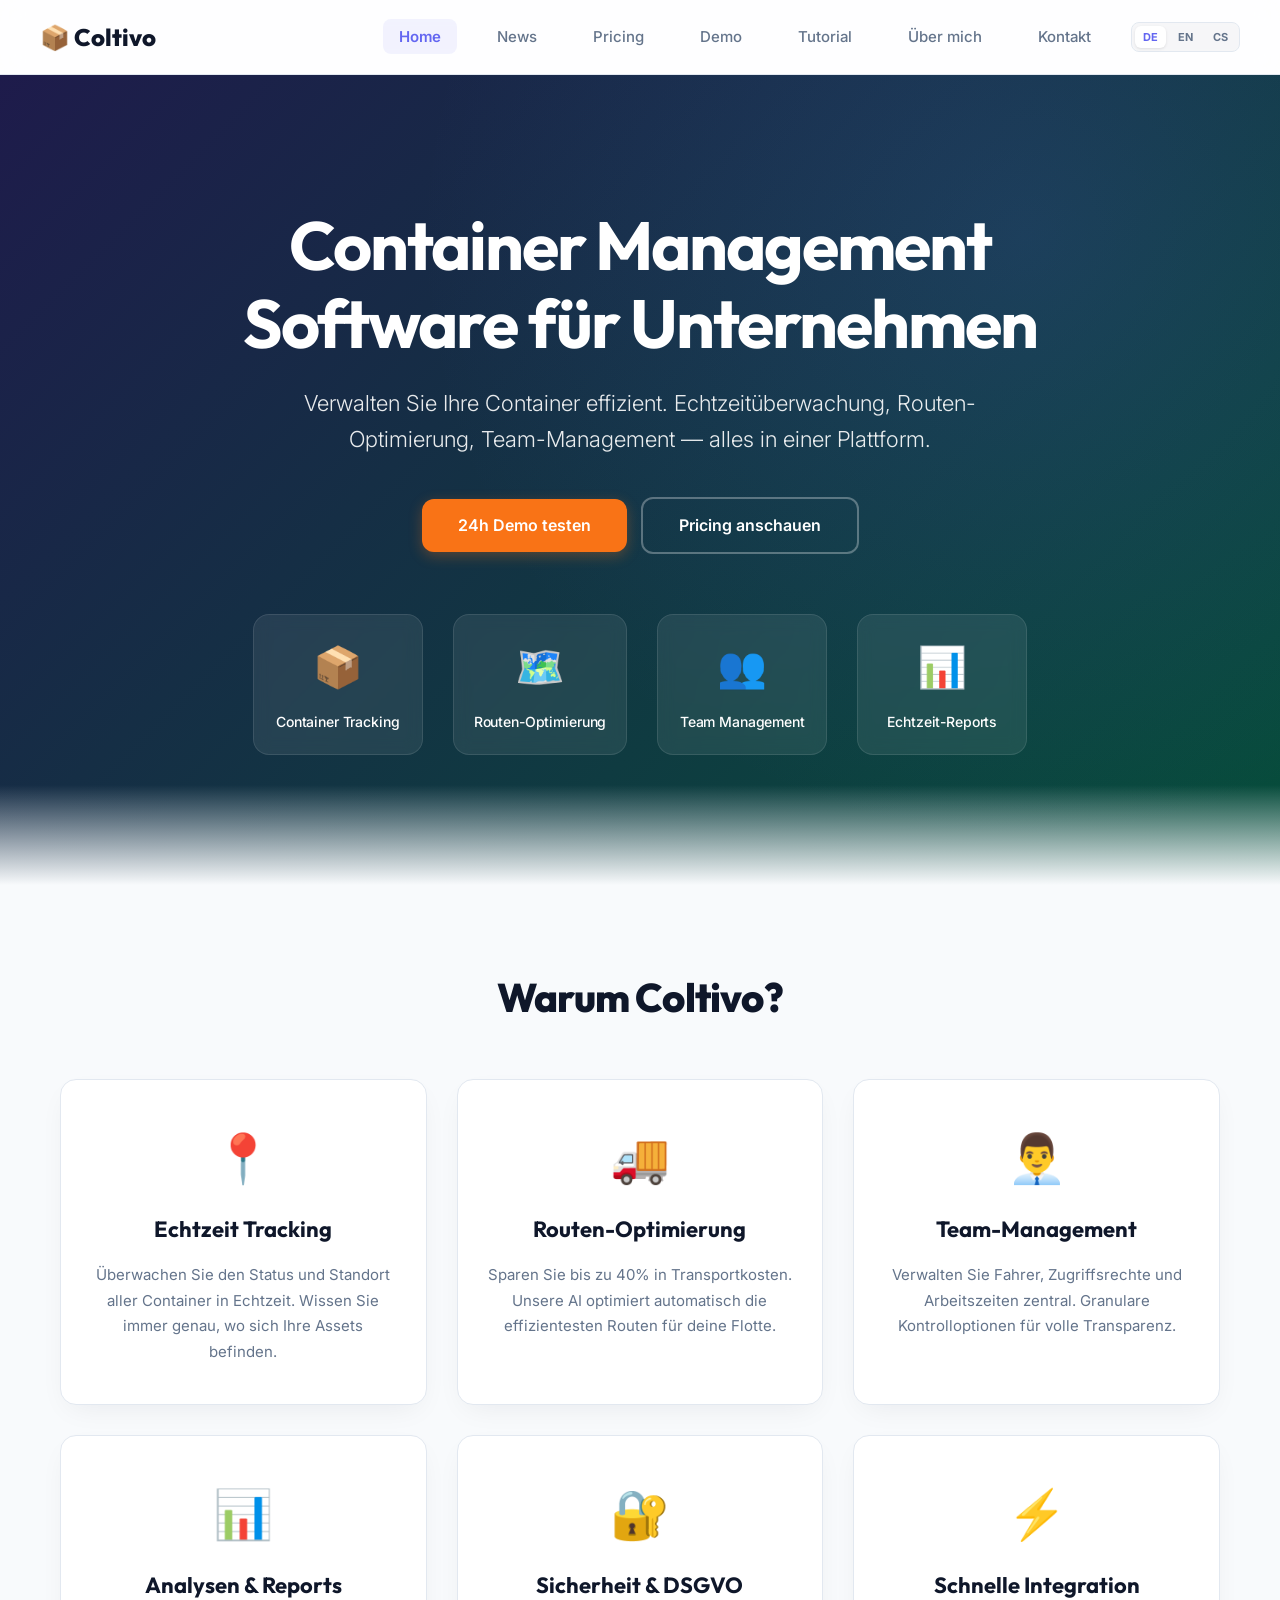
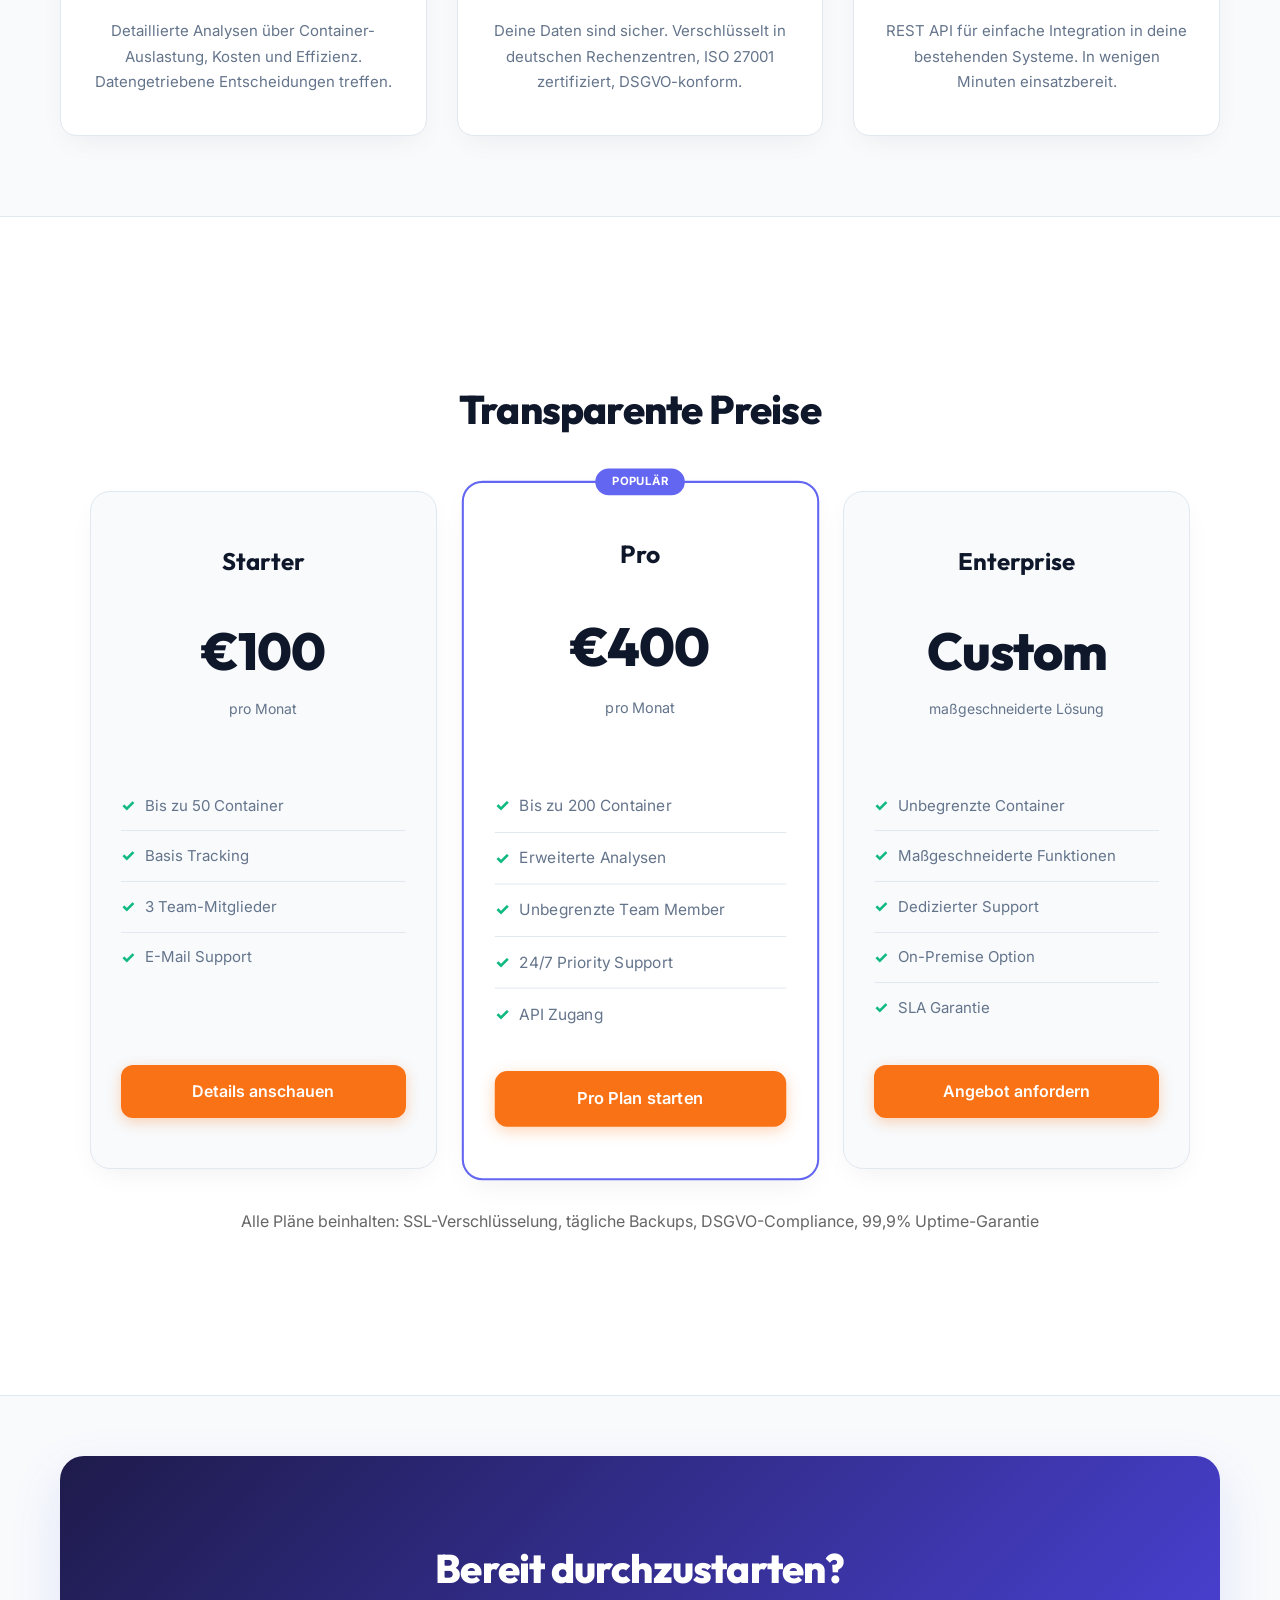
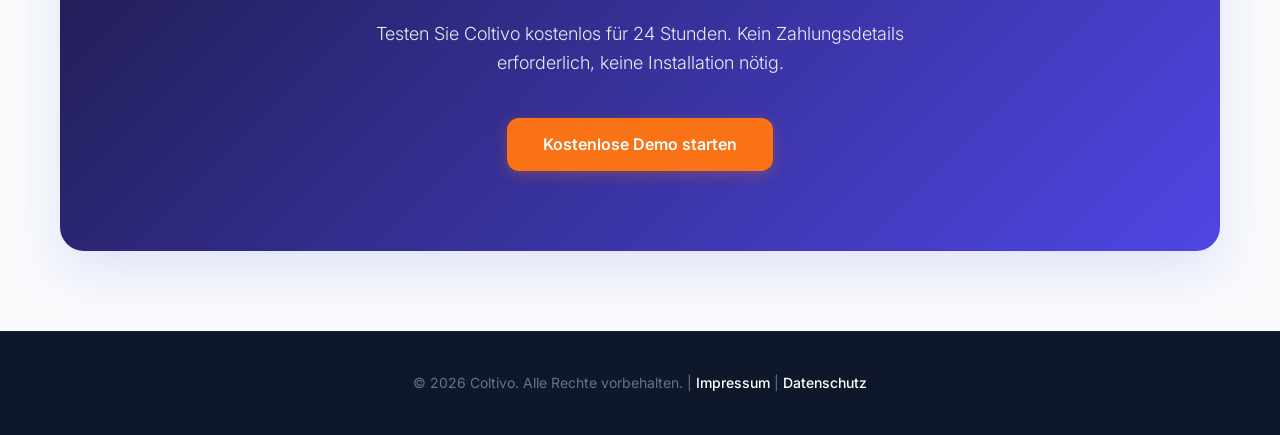
<file: index.html>
<!DOCTYPE html>
<html lang="de">
<head>
    <meta charset="UTF-8">
    <meta name="viewport" content="width=device-width, initial-scale=1.0">
    <title>Coltivo - Container Management Software</title>
    <meta name="description" content="Verwalten Sie Ihre Container effizient. Echtzeitüberwachung, Routen-Optimierung, Team-Management — alles in einer Plattform.">
    <!-- Open Graph -->
    <meta property="og:type" content="website">
    <meta property="og:url" content="https://www.coltivo.de/">
    <meta property="og:title" content="Coltivo - Container Management Software">
    <meta property="og:description" content="Verwalten Sie Ihre Container effizient. Echtzeitüberwachung, Routen-Optimierung, Team-Management — alles in einer Plattform.">
    <!-- Favicon -->
    <link rel="icon" href="data:image/svg+xml,<svg xmlns=%22http://www.w3.org/2000/svg%22 viewBox=%220 0 100 100%22><text y=%22.9em%22 font-size=%2290%22>📦</text></svg>">
    <link rel="stylesheet" href="styles.css">
    <script src="translations.js"></script>
    <style>
        .hero {
            min-height: 90vh;
            display: flex;
            align-items: center;
            justify-content: center;
            background: radial-gradient(circle at 80% 20%, rgba(99, 102, 241, 0.15) 0%, transparent 50%), 
                        linear-gradient(135deg, var(--dark-indigo) 0%, #064e3b 100%);
            color: white;
            padding: 80px 20px;
            text-align: center;
            position: relative;
        }

        .hero::before {
            content: '';
            position: absolute;
            bottom: 0;
            left: 0;
            right: 0;
            height: 100px;
            background: linear-gradient(to top, var(--light), transparent);
            pointer-events: none;
        }

        .hero-content {
            max-width: 900px;
            animation: fadeIn 0.8s cubic-bezier(0.16, 1, 0.3, 1);
        }

        .hero h1 {
            font-size: clamp(36px, 7vw, 68px);
            margin-bottom: 24px;
            line-height: 1.15;
            letter-spacing: -0.03em;
        }

        .hero p {
            font-size: clamp(16px, 3.5vw, 22px);
            margin-bottom: 40px;
            opacity: 0.9;
            font-weight: 300;
            max-width: 750px;
            margin-left: auto;
            margin-right: auto;
        }

        .hero-icons {
            display: flex;
            justify-content: center;
            gap: 30px;
            margin-top: 60px;
            flex-wrap: wrap;
        }

        .icon-box {
            display: flex;
            flex-direction: column;
            align-items: center;
            gap: 12px;
            color: white;
            background: rgba(255, 255, 255, 0.08);
            border: 1px solid rgba(255, 255, 255, 0.1);
            padding: 20px;
            border-radius: 16px;
            min-width: 170px;
            backdrop-filter: blur(8px);
            -webkit-backdrop-filter: blur(8px);
            transition: all 0.25s ease;
        }

        .icon-box:hover {
            background: rgba(255, 255, 255, 0.12);
            transform: translateY(-4px);
        }

        .icon {
            font-size: 40px;
        }
        
        .icon-box span:not(.icon) {
            font-size: 14px;
            font-weight: 500;
            letter-spacing: -0.01em;
        }

        .features {
            display: grid;
            grid-template-columns: repeat(auto-fit, minmax(320px, 1fr));
            gap: 30px;
            margin-top: 50px;
        }

        .feature-card {
            background: white;
            padding: 40px 30px;
            border-radius: 16px;
            text-align: center;
            box-shadow: var(--card-shadow);
            border: 1px solid var(--border);
            transition: all 0.3s cubic-bezier(0.16, 1, 0.3, 1);
        }

        .feature-card:hover {
            transform: translateY(-6px);
            box-shadow: var(--hover-shadow);
            border-color: rgba(99, 102, 241, 0.2);
        }

        .feature-card h3 {
            color: var(--dark);
            font-size: 22px;
            margin-bottom: 15px;
        }

        .feature-card p {
            color: var(--text-muted);
            font-size: 15px;
            line-height: 1.7;
        }

        .pricing-preview {
            background: white;
            border-top: 1px solid var(--border);
            border-bottom: 1px solid var(--border);
            padding: 80px 20px;
            position: relative;
        }

        .pricing-cards {
            display: flex;
            justify-content: center;
            gap: 30px;
            max-width: 1100px;
            margin: 50px auto 40px;
            flex-wrap: wrap;
            align-items: stretch;
        }

        .pricing-card {
            background: var(--light);
            padding: 50px 30px;
            border-radius: 20px;
            box-shadow: var(--card-shadow);
            text-align: center;
            border: 1px solid var(--border);
            transition: all 0.3s cubic-bezier(0.16, 1, 0.3, 1);
            flex: 1 1 300px;
            max-width: 350px;
            display: flex;
            flex-direction: column;
        }

        .pricing-card:hover {
            transform: translateY(-6px);
            box-shadow: var(--hover-shadow);
        }

        .pricing-card.featured {
            border: 2px solid var(--secondary);
            background: white;
            transform: scale(1.03);
            position: relative;
        }

        .pricing-card.featured:hover {
            transform: scale(1.03) translateY(-6px);
        }

        .pricing-card.featured::before {
            content: 'POPULÄR';
            position: absolute;
            top: -14px;
            left: 50%;
            transform: translateX(-50%);
            background: var(--secondary);
            color: white;
            padding: 4px 16px;
            border-radius: 50px;
            font-size: 11px;
            font-weight: 700;
            letter-spacing: 0.05em;
        }

        .pricing-card h3 {
            color: var(--dark);
            font-size: 24px;
            margin-bottom: 10px;
        }

        .price {
            font-size: 52px;
            font-weight: 800;
            color: var(--dark);
            margin: 20px 0 5px;
            font-family: var(--font-headings);
            letter-spacing: -0.02em;
        }

        .price-subtitle {
            color: var(--text-muted);
            font-size: 14px;
            margin-bottom: 30px;
        }

        .pricing-card ul {
            list-style: none;
            text-align: left;
            margin: 30px 0;
            color: var(--text-muted);
            font-size: 15px;
            flex-grow: 1;
        }

        .pricing-card li {
            padding: 12px 0;
            border-bottom: 1px solid var(--border);
            display: flex;
            align-items: center;
            gap: 10px;
        }
        
        .pricing-card li:last-child {
            border-bottom: none;
        }

        .pricing-card li::before {
            content: "✓";
            color: var(--primary);
            font-weight: 800;
            font-size: 16px;
        }

        .pricing-card .btn {
            width: 100%;
            margin-top: auto;
        }

        .cta-section {
            background: linear-gradient(135deg, var(--dark-indigo), var(--secondary-hover));
            color: white;
            padding: 80px 20px;
            text-align: center;
            border-radius: 24px;
            max-width: 1160px;
            margin: 60px auto;
            position: relative;
            overflow: hidden;
            box-shadow: 0 20px 50px rgba(99, 102, 241, 0.15);
        }

        .cta-section h2 {
            font-size: 40px;
            font-weight: 800;
            margin-bottom: 20px;
            letter-spacing: -0.02em;
        }

        .cta-section p {
            font-size: 18px;
            margin-bottom: 40px;
            max-width: 600px;
            margin-left: auto;
            margin-right: auto;
            opacity: 0.9;
            font-weight: 300;
        }

        @media (max-width: 768px) {
            .pricing-card.featured {
                transform: none;
            }
            .pricing-card.featured:hover {
                transform: translateY(-6px);
            }
            .pricing-cards {
                flex-direction: column;
                align-items: center;
            }
            .pricing-card {
                max-width: 100%;
                width: 100%;
            }
        }
    </style>
</head>
<body>
    <!-- NAVIGATION -->
    <nav>
        <div class="nav-container">
            <a href="index.html" class="logo">📦 Coltivo</a>
            <ul class="nav-links">
                <li><a href="index.html" class="active">Home</a></li>
                <li><a href="news.html">News</a></li>
                <li><a href="calculator.html">Pricing</a></li>
                <li><a href="demo.html">Demo</a></li>
                <li><a href="video.html">Tutorial</a></li>
                <li><a href="about.html" data-i18n="nav_about">Über mich</a></li>
                <li><a href="contact.html" data-i18n="nav_contact">Kontakt</a></li>
                <li>
                    <div class="lang-switcher">
                        <button class="lang-btn" data-lang="de" onclick="setLang('de')">DE</button>
                        <span class="lang-sep">|</span>
                        <button class="lang-btn" data-lang="en" onclick="setLang('en')">EN</button>
                        <span class="lang-sep">|</span>
                        <button class="lang-btn" data-lang="cs" onclick="setLang('cs')">CS</button>
                    </div>
                </li>
            </ul>
        </div>
    </nav>

    <!-- HERO SECTION -->
    <section class="hero">
        <div class="hero-content">
            <h1 data-i18n="home_hero_title">Container Management Software für Unternehmen</h1>
            <p data-i18n="home_hero_sub">Verwalten Sie Ihre Container effizient. Echtzeitüberwachung, Routen-Optimierung, Team-Management — alles in einer Plattform.</p>

            <a href="demo.html" class="btn" data-i18n="home_btn_demo">24h Demo testen</a>
            <a href="calculator.html" class="btn btn-secondary" data-i18n="home_btn_pricing">Pricing anschauen</a>

            <div class="hero-icons">
                <div class="icon-box">
                    <span class="icon">📦</span>
                    <span data-i18n="home_icon_tracking">Container Tracking</span>
                </div>
                <div class="icon-box">
                    <span class="icon">🗺️</span>
                    <span data-i18n="home_icon_routing">Routen-Optimierung</span>
                </div>
                <div class="icon-box">
                    <span class="icon">👥</span>
                    <span data-i18n="home_icon_team">Team Management</span>
                </div>
                <div class="icon-box">
                    <span class="icon">📊</span>
                    <span data-i18n="home_icon_reports">Echtzeit-Reports</span>
                </div>
            </div>
        </div>
    </section>

    <!-- FEATURES SECTION -->
    <div class="container">
        <h2 class="section-title" data-i18n="home_features_title">Warum Coltivo?</h2>

        <div class="features">
            <div class="feature-card">
                <div style="font-size: 48px; margin-bottom: 15px;">📍</div>
                <h3 data-i18n="home_feat1_title">Echtzeit Tracking</h3>
                <p data-i18n="home_feat1_desc">Überwachen Sie den Status und Standort aller Container in Echtzeit. Wissen Sie immer genau, wo sich Ihre Assets befinden.</p>
            </div>

            <div class="feature-card">
                <div style="font-size: 48px; margin-bottom: 15px;">🚚</div>
                <h3 data-i18n="home_feat2_title">Route Optimization</h3>
                <p data-i18n="home_feat2_desc">Sparen Sie bis zu 40% in Transportkosten. Unsere AI optimiert automatisch die effizientesten Routen für deine Flotte.</p>
            </div>

            <div class="feature-card">
                <div style="font-size: 48px; margin-bottom: 15px;">👨‍💼</div>
                <h3 data-i18n="home_feat3_title">Team Management</h3>
                <p data-i18n="home_feat3_desc">Verwalten Sie Fahrer, Zugriffsrechte und Arbeitszeiten zentral. Granulare Kontrolloptionen für volle Transparenz.</p>
            </div>

            <div class="feature-card">
                <div style="font-size: 48px; margin-bottom: 15px;">📊</div>
                <h3 data-i18n="home_feat4_title">Analytics & Reports</h3>
                <p data-i18n="home_feat4_desc">Detaillierte Analysen über Container-Auslastung, Kosten und Effizienz. Datengetriebene Entscheidungen treffen.</p>
            </div>

            <div class="feature-card">
                <div style="font-size: 48px; margin-bottom: 15px;">🔐</div>
                <h3 data-i18n="home_feat5_title">Sicherheit & DSGVO</h3>
                <p data-i18n="home_feat5_desc">Deine Daten sind sicher. Verschlüsselt in deutschen Rechenzentren, ISO 27001 zertifiziert, DSGVO-konform.</p>
            </div>

            <div class="feature-card">
                <div style="font-size: 48px; margin-bottom: 15px;">⚡</div>
                <h3 data-i18n="home_feat6_title">Schnelle Integration</h3>
                <p data-i18n="home_feat6_desc">REST API für einfache Integration in deine bestehenden Systeme. In wenigen Minuten einsatzbereit.</p>
            </div>
        </div>
    </div>

    <!-- PRICING PREVIEW -->
    <div class="pricing-preview">
        <div class="container">
            <h2 class="section-title" data-i18n="home_pricing_title">Transparente Preise</h2>

            <div class="pricing-cards">
                <div class="pricing-card">
                    <h3>Starter</h3>
                    <div class="price">€100</div>
                    <div class="price-subtitle" data-i18n="home_per_month">pro Monat</div>
                    <ul>
                        <li data-i18n="home_starter_li1">Bis zu 50 Container</li>
                        <li data-i18n="home_starter_li2">Basis Tracking</li>
                        <li data-i18n="home_starter_li3">3 Team Member</li>
                        <li data-i18n="home_starter_li4">Email Support</li>
                    </ul>
                    <a href="calculator.html" class="btn" data-i18n="home_starter_btn">Details anschauen</a>
                </div>

                <div class="pricing-card featured">
                    <h3>Pro</h3>
                    <div class="price">€400</div>
                    <div class="price-subtitle" data-i18n="home_per_month">pro Monat</div>
                    <ul>
                        <li data-i18n="home_pro_li1">Bis zu 200 Container</li>
                        <li data-i18n="home_pro_li2">Advanced Analytics</li>
                        <li data-i18n="home_pro_li3">Unbegrenzte Team Member</li>
                        <li data-i18n="home_pro_li4">24/7 Priority Support</li>
                        <li data-i18n="home_pro_li5">API Access</li>
                    </ul>
                    <a href="calculator.html" class="btn" data-i18n="home_pro_btn">Pro Plan starten</a>
                </div>

                <div class="pricing-card">
                    <h3>Enterprise</h3>
                    <div class="price">Custom</div>
                    <div class="price-subtitle" data-i18n="home_custom_sol">maßgeschneiderte Lösung</div>
                    <ul>
                        <li data-i18n="home_ent_li1">Unbegrenzte Container</li>
                        <li data-i18n="home_ent_li2">Custom Features</li>
                        <li data-i18n="home_ent_li3">Dedizierter Support</li>
                        <li data-i18n="home_ent_li4">On-Premise Option</li>
                        <li data-i18n="home_ent_li5">SLA Garantie</li>
                    </ul>
                    <a href="contact.html" class="btn" data-i18n="home_ent_btn">Angebot anfordern</a>
                </div>
            </div>

            <p style="text-align: center; color: #666; margin-top: 40px;" data-i18n="home_plans_note">
                Alle Pläne beinhalten: SSL-Verschlüsselung, tägliche Backups, DSGVO-Compliance, 99,9% Uptime-Garantie
            </p>
        </div>
    </div>

    <!-- CTA SECTION -->
    <div class="cta-section">
        <h2 data-i18n="home_cta_title">Bereit durchzustarten?</h2>
        <p data-i18n="home_cta_sub">Testen Sie Coltivo kostenlos für 24 Stunden. Kein Zahlungsdetails erforderlich, keine Installation nötig.</p>
        <a href="demo.html" class="btn" data-i18n="home_cta_btn">Kostenlose Demo starten</a>
    </div>

    <!-- FOOTER -->
    <footer>
        <p><span data-i18n="footer_copy">&copy; 2026 Coltivo. Alle Rechte vorbehalten.</span> | <a href="impressum.html" data-i18n="footer_imprint">Impressum</a> | <a href="datenschutz.html" data-i18n="footer_privacy">Datenschutz</a></p>
    </footer>

    <script src="script.js"></script>
</body>
</html>
</file>
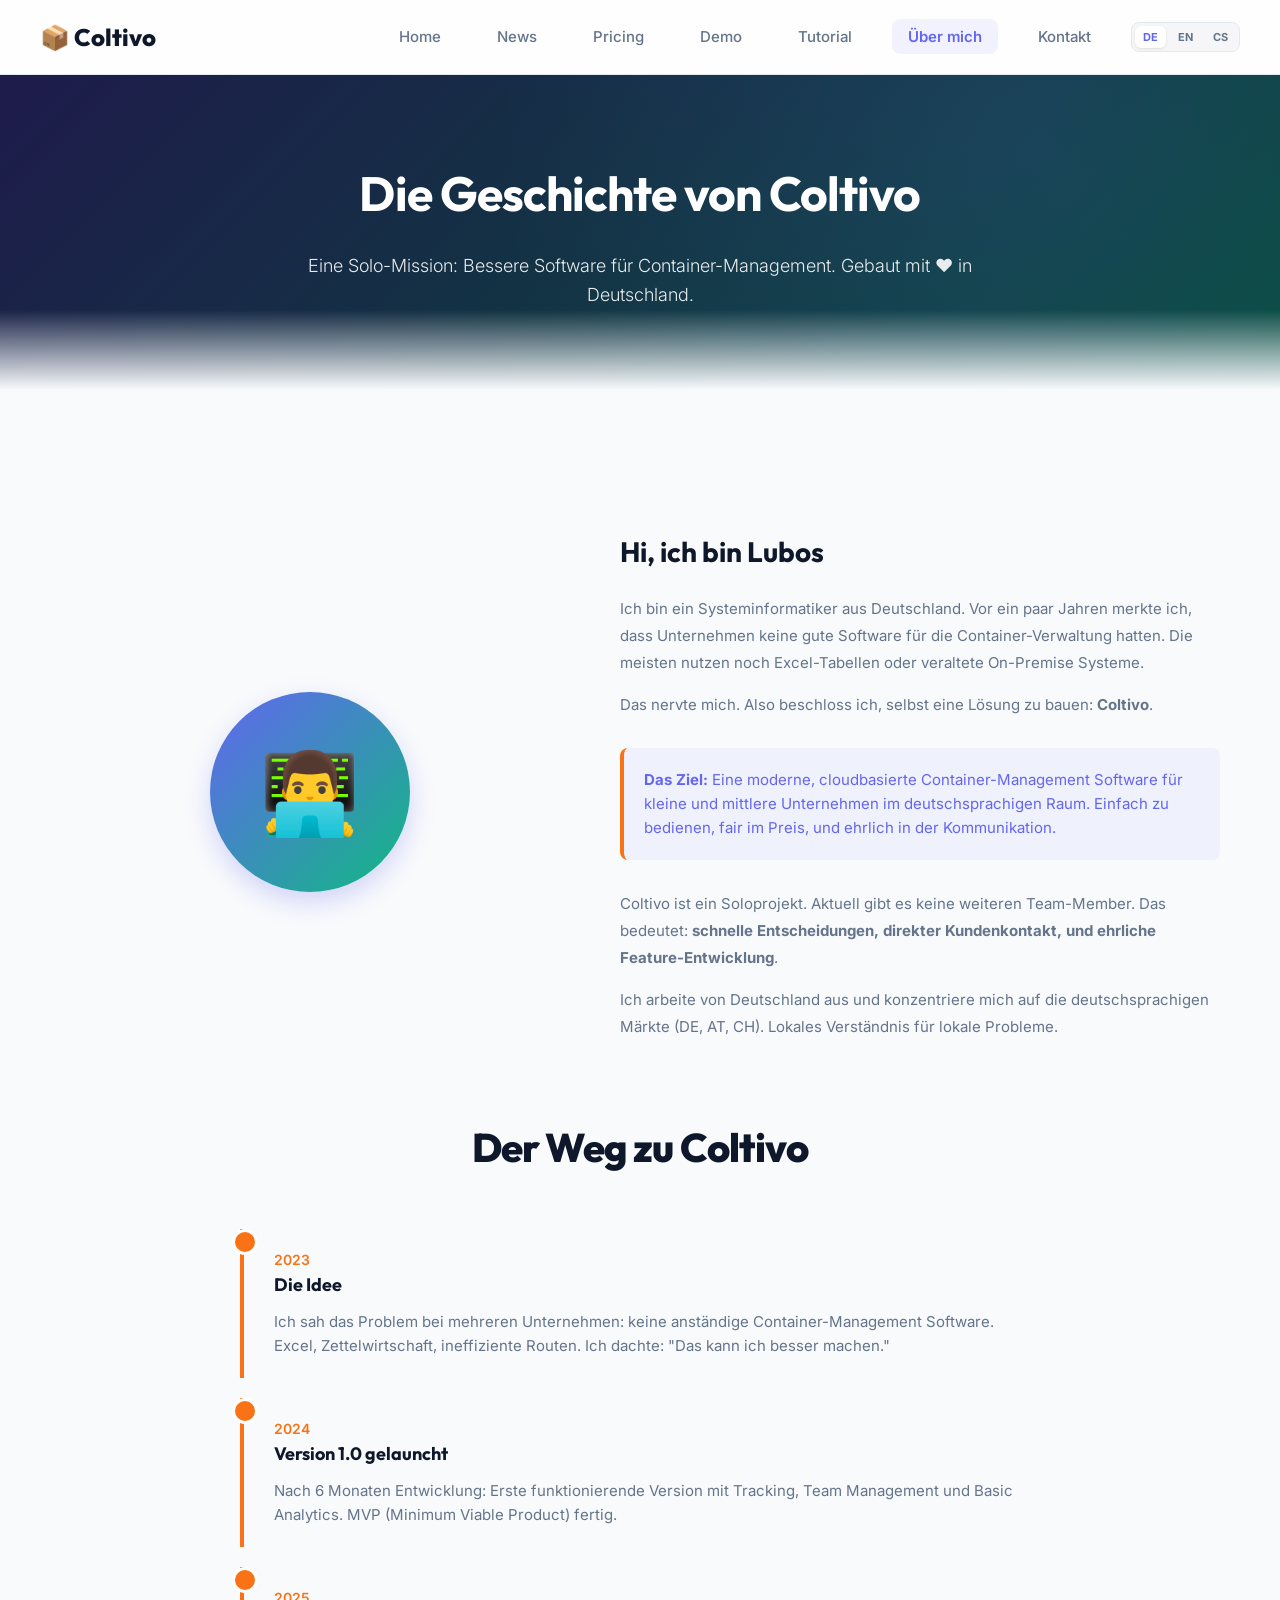
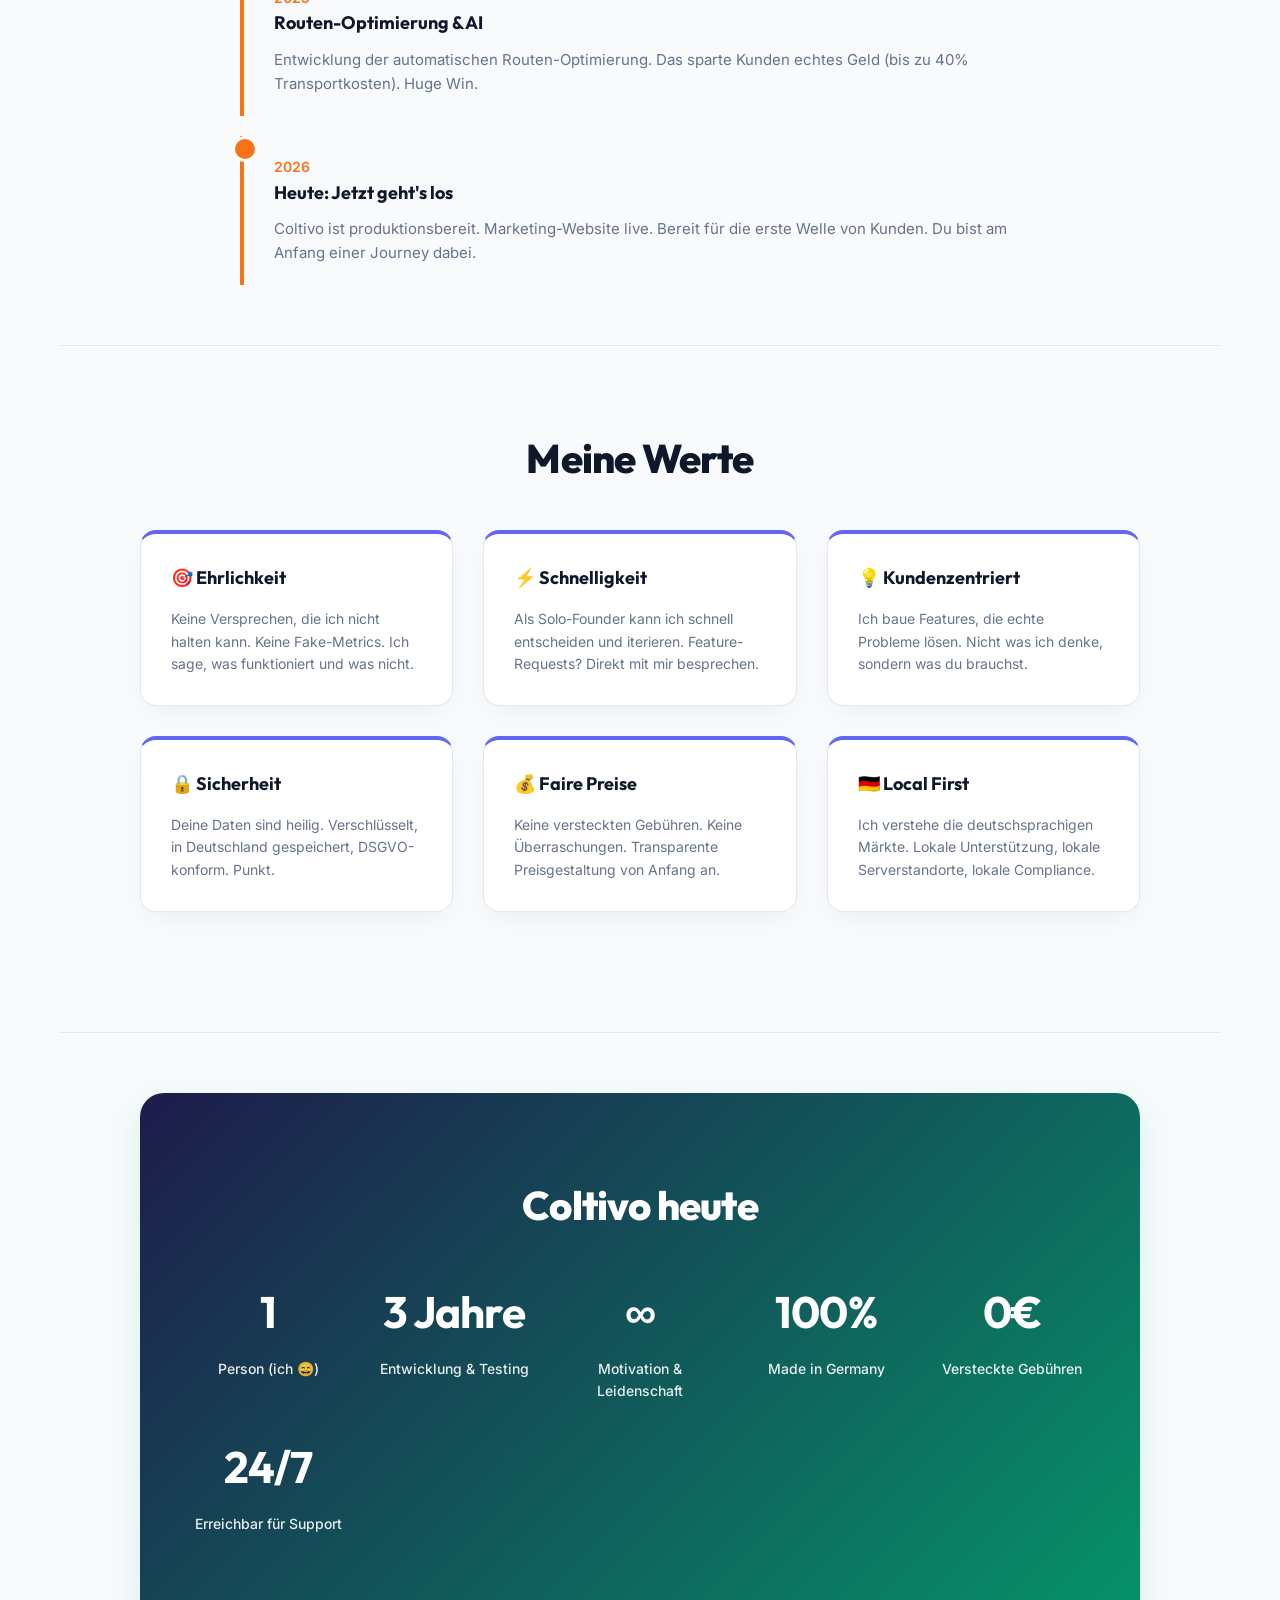
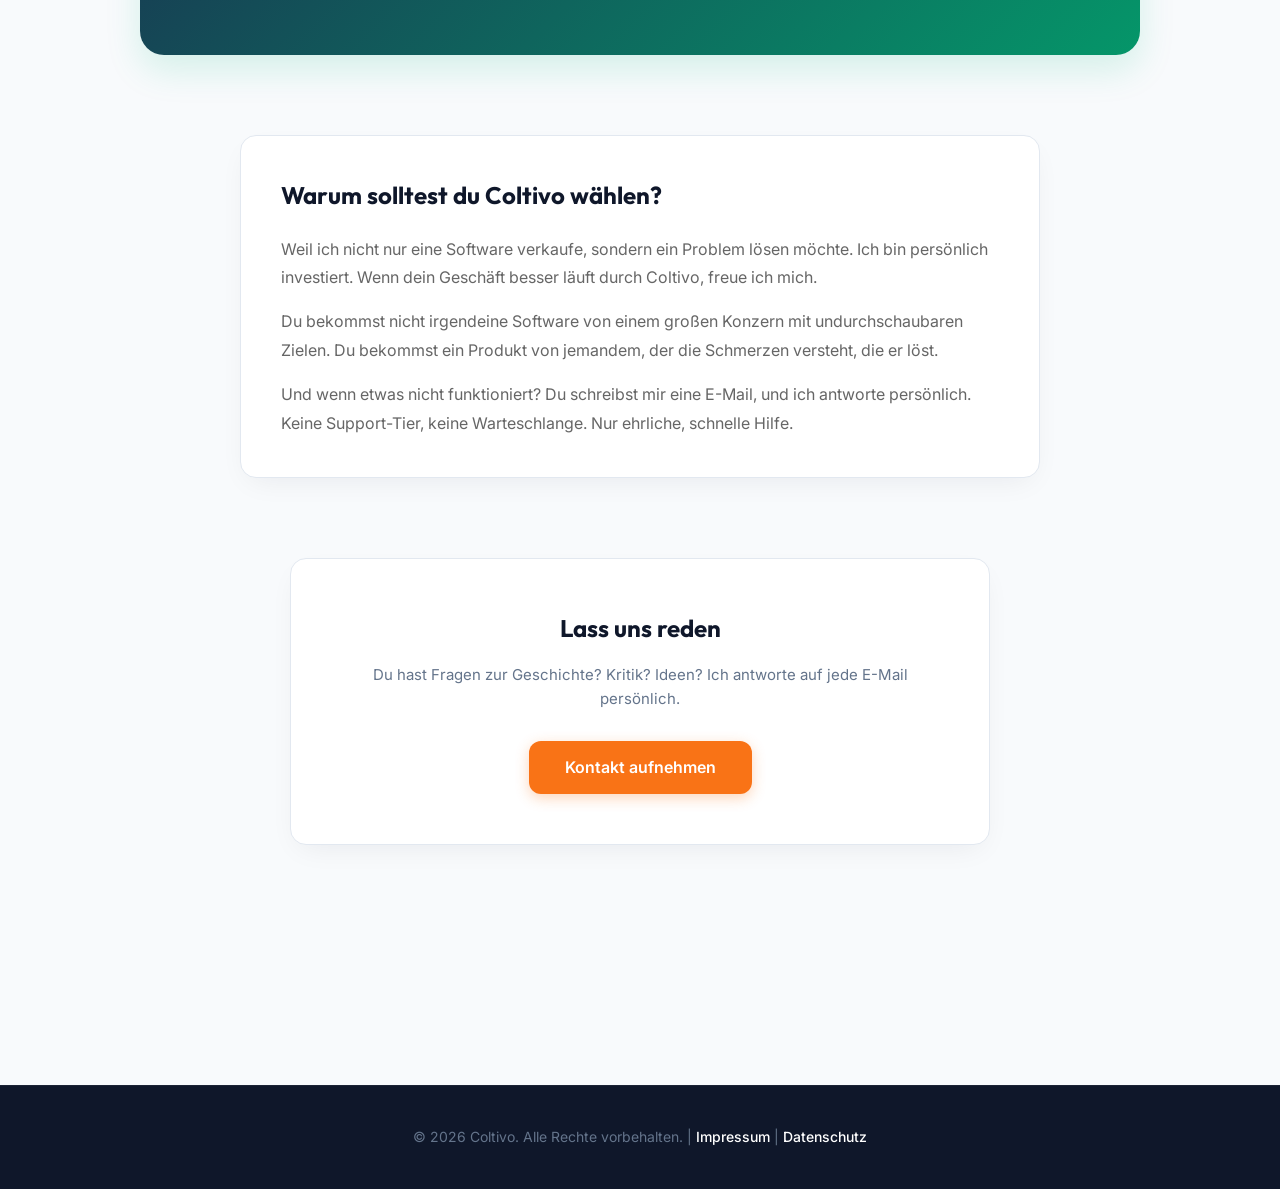
<file: about.html>
<!DOCTYPE html>
<html lang="de">

<head>
    <meta charset="UTF-8">
    <meta name="viewport" content="width=device-width, initial-scale=1.0">
    <title>Über mich - Coltivo</title>
    <meta name="description" content="Die Geschichte von Coltivo: Eine Solo-Mission von Lubos Novy für besseres Container-Management.">
    <!-- Open Graph -->
    <meta property="og:type" content="website">
    <meta property="og:title" content="Über mich - Coltivo">
    <meta property="og:description" content="Die Geschichte von Coltivo: Eine Solo-Mission von Lubos Novy für besseres Container-Management.">
    <!-- Favicon -->
    <link rel="icon" href="data:image/svg+xml,<svg xmlns=%22http://www.w3.org/2000/svg%22 viewBox=%220 0 100 100%22><text y=%22.9em%22 font-size=%2290%22>📦</text></svg>">
    <link rel="stylesheet" href="styles.css">
    <script src="translations.js"></script>
    <style>
        .about-hero {
            background: radial-gradient(circle at 80% 20%, rgba(99, 102, 241, 0.15) 0%, transparent 50%), 
                        linear-gradient(135deg, var(--dark-indigo) 0%, #064e3b 100%);
            color: white;
            padding: 80px 20px;
            text-align: center;
            position: relative;
        }

        .about-hero::before {
            content: '';
            position: absolute;
            bottom: 0;
            left: 0;
            right: 0;
            height: 80px;
            background: linear-gradient(to top, var(--light), transparent);
            pointer-events: none;
        }

        .about-hero h1 {
            font-size: clamp(32px, 6vw, 48px);
            margin-bottom: 20px;
            letter-spacing: -0.02em;
        }

        .about-hero p {
            font-size: 18px;
            max-width: 700px;
            margin: 0 auto;
            opacity: 0.9;
            font-weight: 300;
        }

        .founder-section {
            display: grid;
            grid-template-columns: 1fr 1.2fr;
            gap: 60px;
            align-items: center;
            margin: 60px 0;
        }

        .founder-photo {
            width: 200px;
            height: 200px;
            border-radius: 50%;
            background: linear-gradient(135deg, var(--secondary), var(--primary));
            display: flex;
            align-items: center;
            justify-content: center;
            font-size: 80px;
            margin: 0 auto;
            box-shadow: 0 10px 25px rgba(99, 102, 241, 0.25);
        }

        .founder-story h2 {
            color: var(--dark);
            font-size: 28px;
            margin-bottom: 20px;
        }

        .founder-story p {
            color: var(--text-muted);
            line-height: 1.8;
            margin-bottom: 15px;
            font-size: 15px;
        }

        .story-highlight {
            background: rgba(99, 102, 241, 0.06);
            border-left: 4px solid var(--accent);
            padding: 20px;
            border-radius: 8px;
            margin: 30px 0;
            color: var(--secondary);
            font-size: 15px;
        }

        .values-section {
            background: var(--light);
            border-top: 1px solid var(--border);
            border-bottom: 1px solid var(--border);
            padding: 80px 20px;
            margin: 60px 0;
        }

        .values-grid {
            display: grid;
            grid-template-columns: repeat(auto-fit, minmax(280px, 1fr));
            gap: 30px;
            max-width: 1000px;
            margin: 40px auto;
        }

        .value-card {
            background: white;
            padding: 30px;
            border-radius: 16px;
            box-shadow: var(--card-shadow);
            border: 1px solid var(--border);
            border-top: 4px solid var(--secondary);
            transition: all 0.3s cubic-bezier(0.16, 1, 0.3, 1);
        }

        .value-card:hover {
            transform: translateY(-5px);
            box-shadow: var(--hover-shadow);
        }

        .value-card h3 {
            color: var(--dark);
            margin-bottom: 15px;
            font-size: 18px;
        }

        .value-card p {
            color: var(--text-muted);
            line-height: 1.6;
            font-size: 14px;
        }

        .timeline {
            max-width: 800px;
            margin: 50px auto;
        }

        .timeline-item {
            padding: 20px;
            margin-bottom: 20px;
            border-left: 4px solid var(--accent);
            padding-left: 30px;
            position: relative;
        }

        .timeline-item::before {
            content: '';
            position: absolute;
            left: -12px;
            top: 0;
            width: 20px;
            height: 20px;
            border-radius: 50%;
            background: var(--accent);
            border: 3px solid white;
        }

        .timeline-item h4 {
            color: var(--dark);
            margin-bottom: 8px;
            font-size: 18px;
        }

        .timeline-item .year {
            color: var(--accent);
            font-weight: 600;
            font-size: 14px;
        }

        .timeline-item p {
            color: var(--text-muted);
            margin-top: 10px;
            font-size: 15px;
        }

        .stats {
            background: linear-gradient(135deg, var(--dark-indigo), var(--primary-hover));
            color: white;
            padding: 80px 20px;
            margin: 60px 0;
            text-align: center;
            border-radius: 24px;
            max-width: 1000px;
            margin-left: auto;
            margin-right: auto;
            box-shadow: 0 15px 35px rgba(16, 185, 129, 0.15);
        }

        .stats-grid {
            display: grid;
            grid-template-columns: repeat(auto-fit, minmax(150px, 1fr));
            gap: 30px;
            max-width: 900px;
            margin: 40px auto;
        }

        .stat-item h2 {
            font-size: 44px;
            margin-bottom: 10px;
            font-family: var(--font-headings);
            letter-spacing: -0.02em;
        }

        .stat-item p {
            font-size: 14px;
            opacity: 0.9;
            font-weight: 500;
        }

        .contact-cta {
            background: white;
            padding: 50px 40px;
            border-radius: 16px;
            text-align: center;
            margin: 80px auto;
            max-width: 700px;
            box-shadow: var(--card-shadow);
            border: 1px solid var(--border);
        }

        .contact-cta h3 {
            color: var(--dark);
            margin-bottom: 15px;
            font-size: 24px;
        }

        .contact-cta p {
            color: var(--text-muted);
            margin-bottom: 30px;
            font-size: 15px;
        }

        @media (max-width: 768px) {
            .founder-section {
                grid-template-columns: 1fr;
                gap: 30px;
            }

            .founder-photo {
                width: 150px;
                height: 150px;
                font-size: 60px;
            }
        }
    </style>
</head>

<body>
    <!-- NAVIGATION -->
    <nav>
        <div class="nav-container">
            <a href="index.html" class="logo">📦 Coltivo</a>
            <ul class="nav-links">
                <li><a href="index.html">Home</a></li>
                <li><a href="news.html">News</a></li>
                <li><a href="calculator.html">Pricing</a></li>
                <li><a href="demo.html">Demo</a></li>
                <li><a href="video.html">Tutorial</a></li>
                <li><a href="about.html" class="active" data-i18n="nav_about">Über mich</a></li>
                <li><a href="contact.html" data-i18n="nav_contact">Kontakt</a></li>
                <li>
                    <div class="lang-switcher">
                        <button class="lang-btn" data-lang="de" onclick="setLang('de')">DE</button>
                        <span class="lang-sep">|</span>
                        <button class="lang-btn" data-lang="en" onclick="setLang('en')">EN</button>
                        <span class="lang-sep">|</span>
                        <button class="lang-btn" data-lang="cs" onclick="setLang('cs')">CS</button>
                    </div>
                </li>
            </ul>
        </div>
    </nav>

    <!-- ABOUT HERO -->
    <div class="about-hero">
        <h1 data-i18n="about_hero_title">Die Geschichte von Coltivo</h1>
        <p data-i18n="about_hero_sub">Eine Solo-Mission: Bessere Software für Container-Management. Gebaut mit ❤️ in Deutschland.</p>
    </div>

    <!-- FOUNDER STORY -->
    <div class="container">
        <div class="founder-section">
            <div class="founder-photo">👨‍💻</div>
            <div class="founder-story">
                <h2 data-i18n="about_founder_title">Hi, ich bin Lubos</h2>
                <p data-i18n="about_founder_p1">
                    Ich bin ein Systeminformatiker aus Deutschland. Vor ein paar Jahren merkte ich, dass Unternehmen
                    keine gute Software für die Container-Verwaltung hatten. Die meisten nutzen noch Excel-Tabellen oder
                    veraltete On-Premise Systeme.
                </p>
                <p data-i18n-html="about_founder_p2">
                    Das nervte mich. Also beschloss ich, selbst eine Lösung zu bauen: <strong>Coltivo</strong>.
                </p>

                <div class="story-highlight" data-i18n-html="about_highlight">
                    <strong>Das Ziel:</strong> Eine moderne, cloudbasierte Container-Management Software für kleine und
                    mittlere Unternehmen im deutschsprachigen Raum. Einfach zu bedienen, fair im Preis, und ehrlich in
                    der Kommunikation.
                </div>

                <p data-i18n-html="about_founder_p3">
                    Coltivo ist ein Soloprojekt. Aktuell gibt es keine weiteren Team-Member. Das bedeutet:
                    <strong>schnelle Entscheidungen, direkter Kundenkontakt, und ehrliche Feature-Entwicklung</strong>.
                </p>

                <p data-i18n="about_founder_p4">
                    Ich arbeite von Deutschland aus und konzentriere mich auf die deutschsprachigen Märkte (DE, AT, CH).
                    Lokales Verständnis für lokale Probleme.
                </p>
            </div>
        </div>

        <!-- STORY TIMELINE -->
        <h2 class="section-title" data-i18n="about_timeline_title">Der Weg zu Coltivo</h2>

        <div class="timeline">
            <div class="timeline-item">
                <div class="year">2023</div>
                <h4 data-i18n="about_2023_title">Die Idee</h4>
                <p data-i18n="about_2023_body">Ich sah das Problem bei mehreren Unternehmen: keine anständige Container-Management Software. Excel,
                    Zettelwirtschaft, ineffiziente Routen. Ich dachte: "Das kann ich besser machen."</p>
            </div>

            <div class="timeline-item">
                <div class="year">2024</div>
                <h4 data-i18n="about_2024_title">Version 1.0 gelauncht</h4>
                <p data-i18n="about_2024_body">Nach 6 Monaten Entwicklung: Erste funktionierende Version mit Tracking, Team Management und Basic
                    Analytics. MVP (Minimum Viable Product) fertig.</p>
            </div>

            <div class="timeline-item">
                <div class="year">2025</div>
                <h4 data-i18n="about_2025_title">Route Optimization & AI</h4>
                <p data-i18n="about_2025_body">Entwicklung der automatischen Routen-Optimierung. Das sparte Kunden echtes Geld (bis zu 40%
                    Transportkosten). Huge Win.</p>
            </div>

            <div class="timeline-item">
                <div class="year">2026</div>
                <h4 data-i18n="about_2026_title">Heute: Jetzt geht's los</h4>
                <p data-i18n="about_2026_body">Coltivo ist produktionsbereit. Marketing-Website live. Bereit für die erste Welle von Kunden. Du bist
                    am Anfang einer Journey dabei.</p>
            </div>
        </div>

        <!-- VALUES -->
        <div class="values-section">
            <h2 class="section-title" data-i18n="about_values_title">Meine Werte</h2>

            <div class="values-grid">
                <div class="value-card">
                    <h3 data-i18n="about_val1_title">🎯 Ehrlichkeit</h3>
                    <p data-i18n="about_val1_desc">Keine Versprechen, die ich nicht halten kann. Keine Fake-Metrics. Ich sage, was funktioniert und was nicht.</p>
                </div>

                <div class="value-card">
                    <h3 data-i18n="about_val2_title">⚡ Schnelligkeit</h3>
                    <p data-i18n="about_val2_desc">Als Solo-Founder kann ich schnell entscheiden und iterieren. Feature-Requests? Direkt mit mir besprechen.</p>
                </div>

                <div class="value-card">
                    <h3 data-i18n="about_val3_title">💡 Kundenzentriert</h3>
                    <p data-i18n="about_val3_desc">Ich baue Features, die echte Probleme lösen. Nicht was ich denke, sondern was du brauchst.</p>
                </div>

                <div class="value-card">
                    <h3 data-i18n="about_val4_title">🔒 Sicherheit</h3>
                    <p data-i18n="about_val4_desc">Deine Daten sind heilig. Verschlüsselt, in Deutschland gespeichert, DSGVO-konform. Punkt.</p>
                </div>

                <div class="value-card">
                    <h3 data-i18n="about_val5_title">💰 Faire Preise</h3>
                    <p data-i18n="about_val5_desc">Keine versteckten Gebühren. Keine Überraschungen. Transparente Preisgestaltung von Anfang an.</p>
                </div>

                <div class="value-card">
                    <h3 data-i18n="about_val6_title">🇩🇪 Local First</h3>
                    <p data-i18n="about_val6_desc">Ich verstehe die deutschsprachigen Märkte. Lokale Unterstützung, lokale Serverstandorte, lokale Compliance.</p>
                </div>
            </div>
        </div>

        <!-- STATS -->
        <div class="stats">
            <h2 class="section-title" style="color: white;" data-i18n="about_stats_title">Coltivo heute</h2>

            <div class="stats-grid">
                <div class="stat-item">
                    <h2>1</h2>
                    <p data-i18n="about_stat1_desc">Person (ich 😄)</p>
                </div>

                <div class="stat-item">
                    <h2 data-i18n="about_stat2_label">3 Jahre</h2>
                    <p data-i18n="about_stat2_desc">Entwicklung & Testing</p>
                </div>

                <div class="stat-item">
                    <h2 data-i18n="about_stat3_label">∞</h2>
                    <p data-i18n="about_stat3_desc">Motivation & Passion</p>
                </div>

                <div class="stat-item">
                    <h2 data-i18n="about_stat4_label">100%</h2>
                    <p data-i18n="about_stat4_desc">Made in Germany</p>
                </div>

                <div class="stat-item">
                    <h2>0€</h2>
                    <p data-i18n="about_stat5_desc">Versteckte Gebühren</p>
                </div>

                <div class="stat-item">
                    <h2>24/7</h2>
                    <p data-i18n="about_stat6_desc">Erreichbar für Support</p>
                </div>
            </div>
        </div>

        <!-- WARUM ICH -->
        <div
            style="max-width: 800px; margin: 80px auto; padding: 40px; background: white; border-radius: 16px; box-shadow: var(--card-shadow); border: 1px solid var(--border);">
            <h2 style="color: var(--dark); margin-bottom: 20px;" data-i18n="about_why_title">Warum solltest du Coltivo wählen?</h2>
            <p style="color: #666; line-height: 1.8; margin-bottom: 15px;" data-i18n="about_why_p1">
                Weil ich nicht nur eine Software verkaufe, sondern ein Problem lösen möchte. Ich bin persönlich
                investiert. Wenn dein Geschäft besser läuft durch Coltivo, freue ich mich.
            </p>
            <p style="color: #666; line-height: 1.8; margin-bottom: 15px;" data-i18n="about_why_p2">
                Du bekommst nicht irgendeine Software von einem großen Konzern mit undurchschaubaren Zielen. Du bekommst
                ein Produkt von jemandem, der die Schmerzen versteht, die er löst.
            </p>
            <p style="color: #666; line-height: 1.8;" data-i18n="about_why_p3">
                Und wenn etwas nicht funktioniert? Du schreibst mir eine E-Mail, und ich antworte persönlich. Keine
                Support-Tier, keine Warteschlange. Nur ehrliche, schnelle Hilfe.
            </p>
        </div>

        <!-- CONTACT CTA -->
        <div class="contact-cta">
            <h3 data-i18n="about_cta_title">Lass uns reden</h3>
            <p data-i18n="about_cta_desc">Du hast Fragen zur Geschichte? Kritik? Ideen? Ich antworte auf jede E-Mail persönlich.</p>
            <a href="contact.html" class="btn" data-i18n="about_cta_btn">Kontakt aufnehmen</a>
        </div>
    </div>

    <!-- FOOTER -->
    <footer>
        <p><span data-i18n="footer_copy">&copy; 2026 Coltivo. Alle Rechte vorbehalten.</span> | <a href="impressum.html" data-i18n="footer_imprint">Impressum</a> | <a href="datenschutz.html" data-i18n="footer_privacy">Datenschutz</a></p>
    </footer>

    <script src="script.js"></script>
</body>

</html>
</file>
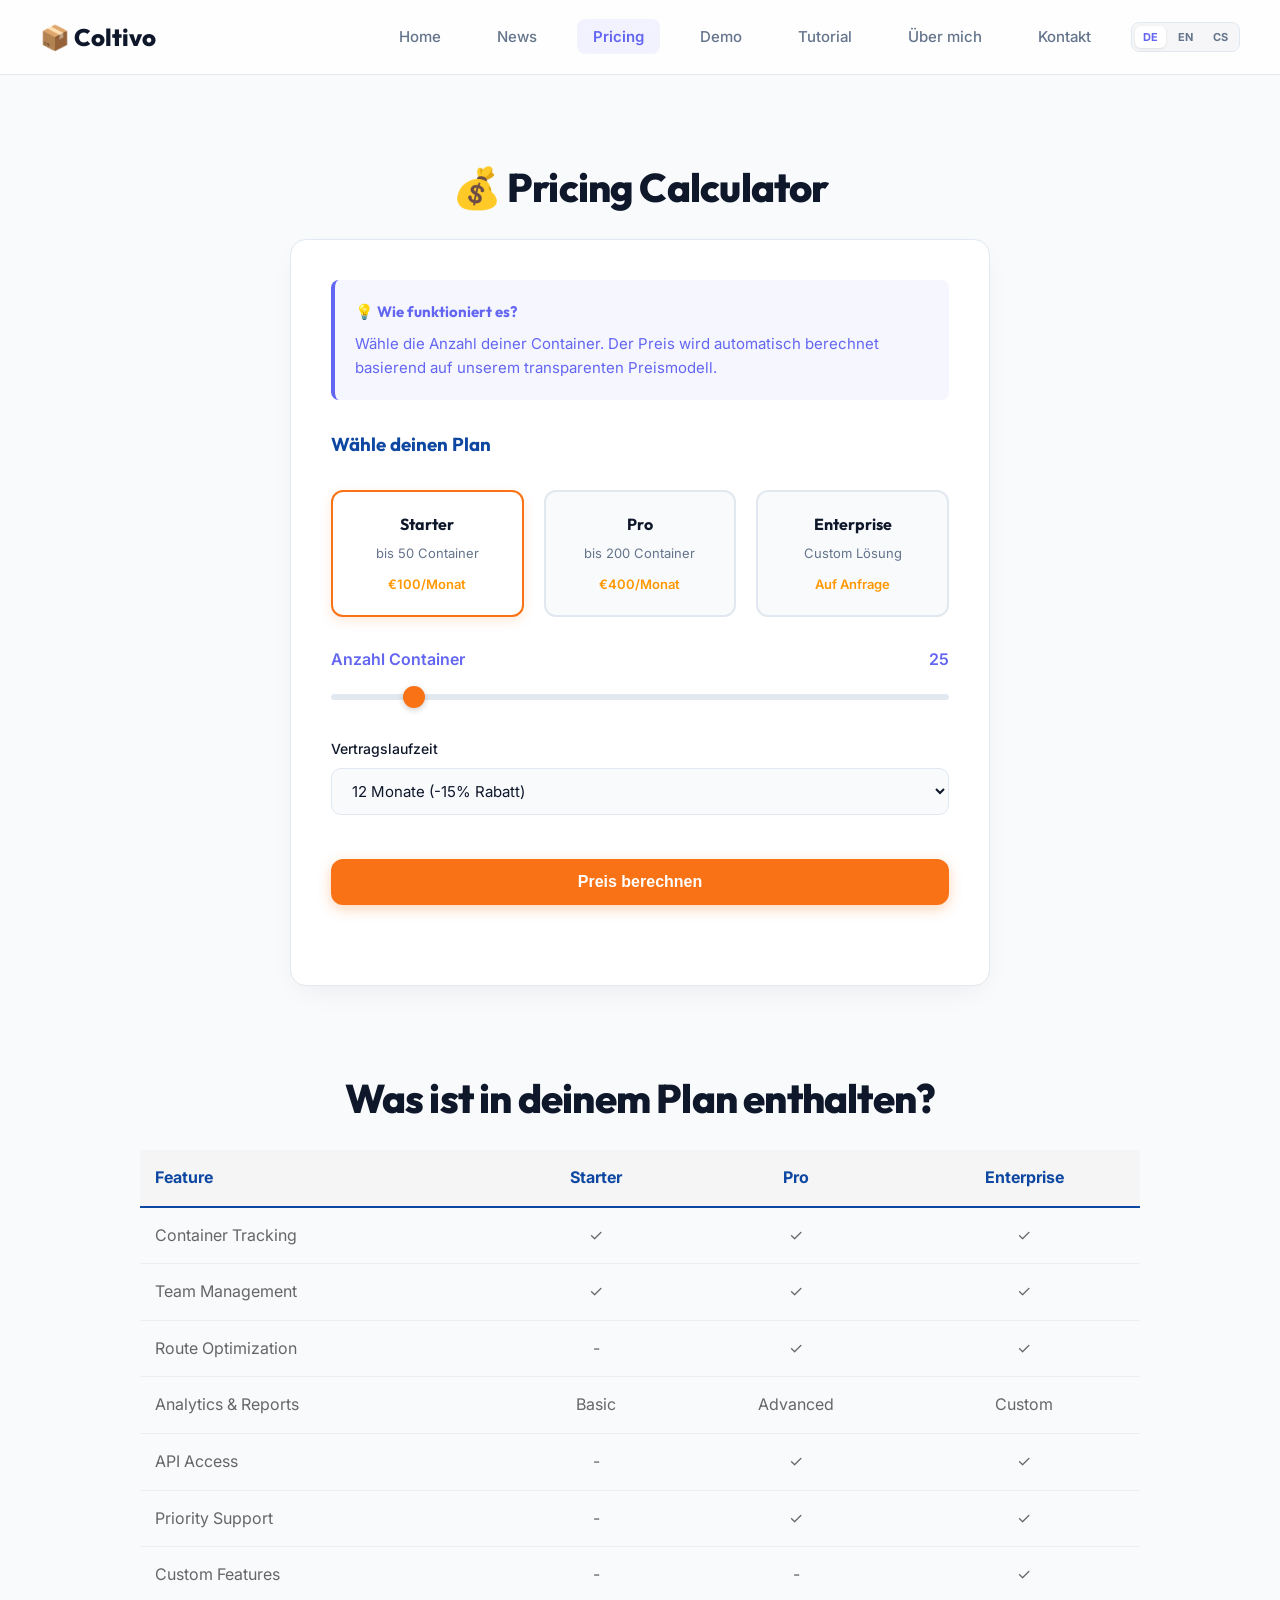
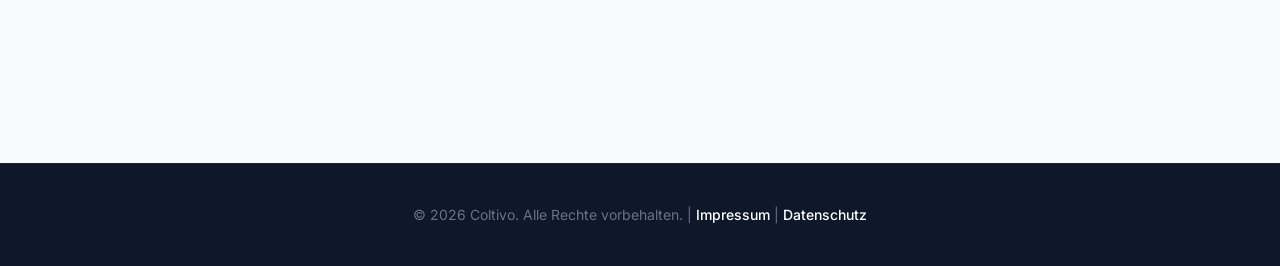
<file: calculator.html>
<!DOCTYPE html>
<html lang="de">
<head>
    <meta charset="UTF-8">
    <meta name="viewport" content="width=device-width, initial-scale=1.0">
    <title>Pricing Calculator - Coltivo</title>
    <meta name="description" content="Berechnen Sie den Preis für Ihren Coltivo-Plan basierend auf der Anzahl Ihrer Container und Vertragslaufzeit.">
    <!-- Open Graph -->
    <meta property="og:type" content="website">
    <meta property="og:title" content="Pricing Calculator - Coltivo">
    <meta property="og:description" content="Berechnen Sie den Preis für Ihren Coltivo-Plan basierend auf der Anzahl Ihrer Container und Vertragslaufzeit.">
    <!-- Favicon -->
    <link rel="icon" href="data:image/svg+xml,<svg xmlns=%22http://www.w3.org/2000/svg%22 viewBox=%220 0 100 100%22><text y=%22.9em%22 font-size=%2290%22>📦</text></svg>">
    <link rel="stylesheet" href="styles.css">
    <script src="translations.js"></script>
    <style>
        .calc-container {
            max-width: 700px;
            margin: 0 auto;
            background: white;
            padding: 40px;
            border-radius: 16px;
            box-shadow: var(--card-shadow);
            border: 1px solid var(--border);
        }

        .calc-result {
            background: linear-gradient(135deg, var(--dark-indigo), var(--primary-hover));
            color: white;
            padding: 30px;
            border-radius: 12px;
            text-align: center;
            margin-top: 30px;
            display: none;
            animation: slideIn 0.3s cubic-bezier(0.16, 1, 0.3, 1);
            box-shadow: 0 10px 25px rgba(16, 185, 129, 0.15);
        }

        .calc-result.show {
            display: block;
        }

        .calc-result h3 {
            font-size: 18px;
            margin-bottom: 15px;
            opacity: 0.9;
        }

        .calc-price {
            font-size: 48px;
            font-weight: 800;
            margin-bottom: 15px;
            font-family: var(--font-headings);
        }

        .calc-result p {
            font-size: 14px;
            opacity: 0.85;
        }

        .breakdown {
            background: rgba(255, 255, 255, 0.08);
            border: 1px solid rgba(255, 255, 255, 0.15);
            padding: 20px;
            border-radius: 10px;
            margin-top: 20px;
            text-align: left;
            font-size: 14px;
        }

        .breakdown-row {
            display: flex;
            justify-content: space-between;
            margin-bottom: 10px;
        }

        .breakdown-row:last-child {
            margin-bottom: 0;
            border-top: 1px solid rgba(255, 255, 255, 0.2);
            padding-top: 10px;
            font-weight: 600;
            font-size: 16px;
        }

        .plan-info {
            background: rgba(99, 102, 241, 0.06);
            border-left: 4px solid var(--secondary);
            padding: 20px;
            border-radius: 8px;
            margin-bottom: 30px;
            color: var(--secondary);
            font-size: 15px;
        }

        .info-title {
            font-weight: 700;
            margin-bottom: 8px;
            font-family: var(--font-headings);
        }

        .slider-container {
            margin: 30px 0;
        }

        .slider-label {
            display: flex;
            justify-content: space-between;
            margin-bottom: 10px;
        }

        .slider-label span {
            font-weight: 600;
            color: var(--secondary);
        }

        input[type="range"] {
            width: 100%;
            height: 6px;
            border-radius: 3px;
            background: var(--border);
            outline: none;
            -webkit-appearance: none;
        }

        input[type="range"]::-webkit-slider-thumb {
            -webkit-appearance: none;
            appearance: none;
            width: 22px;
            height: 22px;
            border-radius: 50%;
            background: var(--accent);
            cursor: pointer;
            box-shadow: 0 2px 6px rgba(0, 0, 0, 0.2);
            transition: transform 0.1s ease;
        }

        input[type="range"]::-webkit-slider-thumb:hover {
            transform: scale(1.15);
        }

        input[type="range"]::-moz-range-thumb {
            width: 22px;
            height: 22px;
            border-radius: 50%;
            background: var(--accent);
            cursor: pointer;
            border: none;
            box-shadow: 0 2px 6px rgba(0, 0, 0, 0.2);
            transition: transform 0.1s ease;
        }

        input[type="range"]::-moz-range-thumb:hover {
            transform: scale(1.15);
        }

        .plan-grid {
            display: grid;
            grid-template-columns: repeat(auto-fit, minmax(180px, 1fr));
            gap: 20px;
            margin: 30px 0;
        }

        .plan-option {
            padding: 20px;
            border: 2px solid var(--border);
            border-radius: 12px;
            text-align: center;
            cursor: pointer;
            transition: all 0.2s ease;
            background: var(--light);
        }

        .plan-option:hover {
            border-color: var(--accent);
            box-shadow: 0 4px 12px rgba(249, 115, 22, 0.1);
            background: white;
        }

        .plan-option.selected {
            border-color: var(--accent);
            background: white;
            box-shadow: 0 4px 12px rgba(249, 115, 22, 0.15);
        }

        .plan-option h4 {
            color: var(--dark);
            margin-bottom: 5px;
            font-size: 16px;
        }

        .plan-option p {
            color: var(--text-muted);
            font-size: 13px;
        }
    </style>
</head>
<body>
    <!-- NAVIGATION -->
    <nav>
        <div class="nav-container">
            <a href="index.html" class="logo">📦 Coltivo</a>
            <ul class="nav-links">
                <li><a href="index.html">Home</a></li>
                <li><a href="news.html">News</a></li>
                <li><a href="calculator.html" class="active">Pricing</a></li>
                <li><a href="demo.html">Demo</a></li>
                <li><a href="video.html">Tutorial</a></li>
                <li><a href="about.html" data-i18n="nav_about">Über mich</a></li>
                <li><a href="contact.html" data-i18n="nav_contact">Kontakt</a></li>
                <li>
                    <div class="lang-switcher">
                        <button class="lang-btn" data-lang="de" onclick="setLang('de')">DE</button>
                        <span class="lang-sep">|</span>
                        <button class="lang-btn" data-lang="en" onclick="setLang('en')">EN</button>
                        <span class="lang-sep">|</span>
                        <button class="lang-btn" data-lang="cs" onclick="setLang('cs')">CS</button>
                    </div>
                </li>
            </ul>
        </div>
    </nav>

    <!-- CALCULATOR SECTION -->
    <div class="container">
        <h2 class="section-title">💰 Pricing Calculator</h2>
        
        <div class="calc-container">
            <div class="plan-info">
                <div class="info-title" data-i18n="calc_how_title">💡 Wie funktioniert es?</div>
                <span data-i18n="calc_how_body">Wähle die Anzahl deiner Container. Der Preis wird automatisch berechnet basierend auf unserem transparenten Preismodell.</span>
            </div>

            <div style="margin-bottom: 40px;">
                <h3 style="color: #0d47a1; margin-bottom: 20px;" data-i18n="calc_choose_plan">Wähle deinen Plan</h3>

                <div class="plan-grid">
                    <div class="plan-option selected" onclick="selectPlan(this, 'starter')">
                        <h4>Starter</h4>
                        <p data-i18n="calc_starter_desc">bis 50 Container</p>
                        <p style="color: #ff9800; font-weight: 600; margin-top: 10px;">€100<span data-i18n="calc_per_month">/Monat</span></p>
                    </div>
                    <div class="plan-option" onclick="selectPlan(this, 'pro')">
                        <h4>Pro</h4>
                        <p data-i18n="calc_pro_desc">bis 200 Container</p>
                        <p style="color: #ff9800; font-weight: 600; margin-top: 10px;">€400<span data-i18n="calc_per_month">/Monat</span></p>
                    </div>
                    <div class="plan-option" onclick="selectPlan(this, 'enterprise')">
                        <h4>Enterprise</h4>
                        <p data-i18n="calc_enterprise_desc">Custom Lösung</p>
                        <p style="color: #ff9800; font-weight: 600; margin-top: 10px;" data-i18n="calc_on_request">Auf Anfrage</p>
                    </div>
                </div>

                <div id="containerSlider" class="slider-container">
                    <div class="slider-label">
                        <span data-i18n="calc_num_containers">Anzahl Container</span>
                        <span id="containerCount">25</span>
                    </div>
                    <input type="range" id="containerInput" min="1" max="200" value="25" onchange="updatePrice()">
                </div>

                <div class="form-group">
                    <label for="duration" data-i18n="calc_duration_label">Vertragslaufzeit</label>
                    <select id="duration" onchange="updatePrice()">
                        <option value="1" data-i18n="calc_1month">1 Monat</option>
                        <option value="3" data-i18n="calc_3months">3 Monate (-5% Rabatt)</option>
                        <option value="6" data-i18n="calc_6months">6 Monate (-10% Rabatt)</option>
                        <option value="12" selected data-i18n="calc_12months">12 Monate (-15% Rabatt)</option>
                    </select>
                </div>

                <button class="btn" style="width: 100%; text-align: center; margin-top: 20px;" onclick="calculatePrice()" data-i18n="calc_calculate_btn">Preis berechnen</button>
            </div>

            <div id="result" class="calc-result">
                <h3 data-i18n="calc_your_plan">Dein Coltivo Plan</h3>
                <div class="calc-price" id="totalPrice">€0</div>

                <div class="breakdown">
                    <div class="breakdown-row">
                        <span id="planName">Starter Plan</span>
                        <span id="planPrice">€100</span>
                    </div>
                    <div class="breakdown-row">
                        <span data-i18n="calc_num_containers_br">Anzahl Container</span>
                        <span id="containerDisplay">25</span>
                    </div>
                    <div class="breakdown-row">
                        <span data-i18n="calc_duration_br">Vertragslaufzeit</span>
                        <span id="durationDisplay">12 Monate</span>
                    </div>
                    <div class="breakdown-row">
                        <span data-i18n="calc_discount_br">Rabatt</span>
                        <span id="discountDisplay">-15%</span>
                    </div>
                    <div class="breakdown-row">
                        <span data-i18n="calc_total_br">Gesamt für Laufzeit</span>
                        <span id="totalPriceBreakdown">€0</span>
                    </div>
                </div>

                <p style="margin-top: 20px;" data-i18n="calc_includes">✓ Inklusive Support, SSL, Backups, DSGVO-Konformität</p>

                <div style="margin-top: 20px;">
                    <a href="demo.html" class="btn" style="width: 100%; text-align: center;" data-i18n="calc_demo_btn">24h Demo starten</a>
                </div>
            </div>
        </div>

        <!-- FEATURES COMPARISON -->
        <div style="margin-top: 80px;">
            <h2 class="section-title" data-i18n="calc_whats_included">Was ist in deinem Plan enthalten?</h2>
            
            <div style="overflow-x: auto; max-width: 1000px; margin: 0 auto;">
                <table style="width: 100%; border-collapse: collapse; color: #666;">
                    <thead style="background: #f5f5f5; border-bottom: 2px solid #0d47a1;">
                        <tr>
                            <th style="padding: 15px; text-align: left; color: #0d47a1;">Feature</th>
                            <th style="padding: 15px; text-align: center; color: #0d47a1;">Starter</th>
                            <th style="padding: 15px; text-align: center; color: #0d47a1;">Pro</th>
                            <th style="padding: 15px; text-align: center; color: #0d47a1;">Enterprise</th>
                        </tr>
                    </thead>
                    <tbody>
                        <tr style="border-bottom: 1px solid #eee;">
                            <td style="padding: 15px;">Container Tracking</td>
                            <td style="padding: 15px; text-align: center;">✓</td>
                            <td style="padding: 15px; text-align: center;">✓</td>
                            <td style="padding: 15px; text-align: center;">✓</td>
                        </tr>
                        <tr style="border-bottom: 1px solid #eee;">
                            <td style="padding: 15px;">Team Management</td>
                            <td style="padding: 15px; text-align: center;">✓</td>
                            <td style="padding: 15px; text-align: center;">✓</td>
                            <td style="padding: 15px; text-align: center;">✓</td>
                        </tr>
                        <tr style="border-bottom: 1px solid #eee;">
                            <td style="padding: 15px;">Route Optimization</td>
                            <td style="padding: 15px; text-align: center;">-</td>
                            <td style="padding: 15px; text-align: center;">✓</td>
                            <td style="padding: 15px; text-align: center;">✓</td>
                        </tr>
                        <tr style="border-bottom: 1px solid #eee;">
                            <td style="padding: 15px;">Analytics & Reports</td>
                            <td style="padding: 15px; text-align: center;">Basic</td>
                            <td style="padding: 15px; text-align: center;">Advanced</td>
                            <td style="padding: 15px; text-align: center;">Custom</td>
                        </tr>
                        <tr style="border-bottom: 1px solid #eee;">
                            <td style="padding: 15px;">API Access</td>
                            <td style="padding: 15px; text-align: center;">-</td>
                            <td style="padding: 15px; text-align: center;">✓</td>
                            <td style="padding: 15px; text-align: center;">✓</td>
                        </tr>
                        <tr style="border-bottom: 1px solid #eee;">
                            <td style="padding: 15px;">Priority Support</td>
                            <td style="padding: 15px; text-align: center;">-</td>
                            <td style="padding: 15px; text-align: center;">✓</td>
                            <td style="padding: 15px; text-align: center;">✓</td>
                        </tr>
                        <tr>
                            <td style="padding: 15px;">Custom Features</td>
                            <td style="padding: 15px; text-align: center;">-</td>
                            <td style="padding: 15px; text-align: center;">-</td>
                            <td style="padding: 15px; text-align: center;">✓</td>
                        </tr>
                    </tbody>
                </table>
            </div>
        </div>
    </div>

    <!-- FOOTER -->
    <footer>
        <p><span data-i18n="footer_copy">&copy; 2026 Coltivo. Alle Rechte vorbehalten.</span> | <a href="impressum.html" data-i18n="footer_imprint">Impressum</a> | <a href="datenschutz.html" data-i18n="footer_privacy">Datenschutz</a></p>
    </footer>

    <script>
        let selectedPlan = 'starter';

        function selectPlan(element, plan) {
            selectedPlan = plan;
            const containerInput = document.getElementById('containerInput');
            
            if (plan === 'starter') {
                containerInput.disabled = false;
                if (parseInt(containerInput.value) > 50 || parseInt(containerInput.value) < 1) {
                    containerInput.value = 25;
                }
                updatePlanSelection('starter');
            } else if (plan === 'pro') {
                containerInput.disabled = false;
                if (parseInt(containerInput.value) <= 50 || parseInt(containerInput.value) > 200) {
                    containerInput.value = 100;
                }
                updatePlanSelection('pro');
            } else if (plan === 'enterprise') {
                containerInput.disabled = true;
                updatePlanSelection('enterprise');
            }
            updatePrice();
        }

        function updatePrice() {
            const containerInput = document.getElementById('containerInput');
            const containerCount = parseInt(containerInput.value);
            
            if (selectedPlan !== 'enterprise') {
                document.getElementById('containerCount').innerText = containerCount;
                if (containerCount <= 50) {
                    selectedPlan = 'starter';
                    updatePlanSelection('starter');
                } else if (containerCount <= 200) {
                    selectedPlan = 'pro';
                    updatePlanSelection('pro');
                }
            } else {
                document.getElementById('containerCount').innerText = '200+';
            }
        }

        function updatePlanSelection(plan) {
            document.querySelectorAll('.plan-option').forEach(el => el.classList.remove('selected'));
            if (plan === 'starter') {
                document.querySelectorAll('.plan-option')[0].classList.add('selected');
            } else if (plan === 'pro') {
                document.querySelectorAll('.plan-option')[1].classList.add('selected');
            } else if (plan === 'enterprise') {
                document.querySelectorAll('.plan-option')[2].classList.add('selected');
            }
        }

        function calculatePrice() {
            const containerCount = parseInt(document.getElementById('containerInput').value);
            const duration = parseInt(document.getElementById('duration').value);

            let basePrice = 0;
            let planName = '';
            let discountPercent = 0;
            const lang = localStorage.getItem('lang') || 'de';
            const locale = lang === 'en' ? 'en-US' : lang === 'cs' ? 'cs-CZ' : 'de-DE';

            // Reset result content structure
            document.getElementById('result').innerHTML = `
                <h3 id="planName"></h3>
                <div class="calc-price" id="totalPrice">€0</div>

                <div class="breakdown">
                    <div class="breakdown-row">
                        <span id="planNameLabel"></span>
                        <span id="planPrice">€0</span>
                    </div>
                    <div class="breakdown-row">
                        <span data-i18n="calc_num_containers_br">Anzahl Container</span>
                        <span id="containerDisplay">0</span>
                    </div>
                    <div class="breakdown-row">
                        <span data-i18n="calc_duration_br">Vertragslaufzeit</span>
                        <span id="durationDisplay">0</span>
                    </div>
                    <div class="breakdown-row">
                        <span data-i18n="calc_discount_br">Rabatt</span>
                        <span id="discountDisplay">0</span>
                    </div>
                    <div class="breakdown-row">
                        <span data-i18n="calc_total_br">Gesamt für Laufzeit</span>
                        <span id="totalPriceBreakdown">€0</span>
                    </div>
                </div>

                <p style="margin-top: 20px;" data-i18n="calc_includes">✓ Inklusive Support, SSL, Backups, DSGVO-Konformität</p>

                <div style="margin-top: 20px;">
                    <a href="demo.html" class="btn" style="width: 100%; text-align: center;" data-i18n="calc_demo_btn">24h Demo starten</a>
                </div>
            `;
            initI18n(); // Re-initialize translation attributes in result box

            if (selectedPlan === 'enterprise') {
                document.getElementById('result').innerHTML = `
                    <h3>${t('calc_js_enterprise_title')}</h3>
                    <p style="font-size: 18px; margin-top: 20px;">${t('calc_js_enterprise_msg')}</p>
                    <a href="contact.html" class="btn" style="margin-top: 20px; width: 100%; text-align: center;">${t('calc_js_request_quote')}</a>
                `;
                document.getElementById('result').classList.add('show');
                return;
            }

            if (containerCount <= 50) {
                basePrice = 100;
                planName = t('calc_js_starter_plan');
            } else if (containerCount <= 200) {
                basePrice = 400;
                planName = t('calc_js_pro_plan');
            }

            if (duration === 3) discountPercent = 5;
            else if (duration === 6) discountPercent = 10;
            else if (duration === 12) discountPercent = 15;

            const subtotal = basePrice * duration;
            const discount = subtotal * (discountPercent / 100);
            const total = subtotal - discount;

            const durationText = duration === 1
                ? `1 ${t('calc_js_month_singular')}`
                : `${duration} ${t('calc_js_months_plural')}`;

            document.getElementById('planName').innerText = planName;
            document.getElementById('planNameLabel').innerText = planName;
            document.getElementById('planPrice').innerText = '€' + basePrice.toLocaleString(locale);
            document.getElementById('containerDisplay').innerText = containerCount;
            document.getElementById('durationDisplay').innerText = durationText;
            document.getElementById('discountDisplay').innerText = discountPercent > 0 ? `-${discountPercent}%` : t('calc_no_discount');
            document.getElementById('totalPrice').innerText = '€' + total.toLocaleString(locale);
            document.getElementById('totalPriceBreakdown').innerText = '€' + total.toLocaleString(locale);

            document.getElementById('result').classList.add('show');
        }
    </script>
    <script src="script.js"></script>
</body>
</html>
</file>
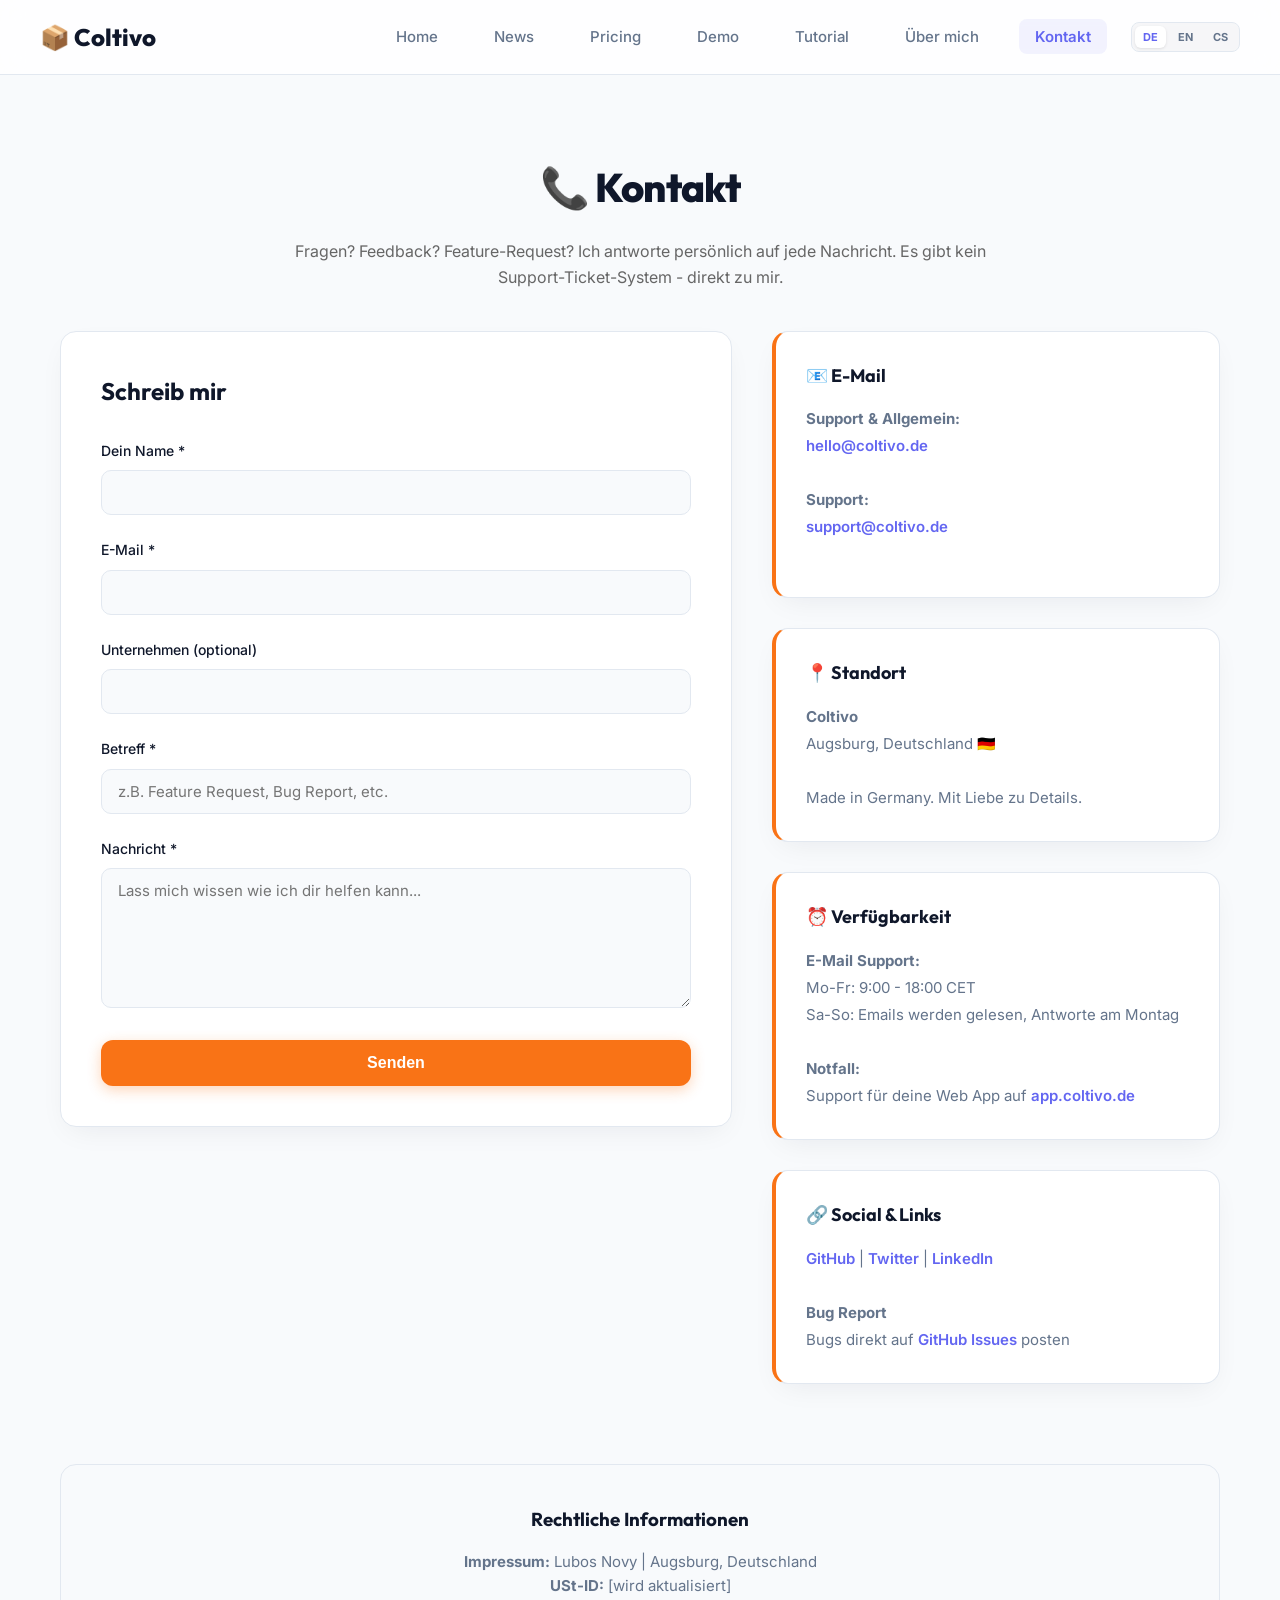
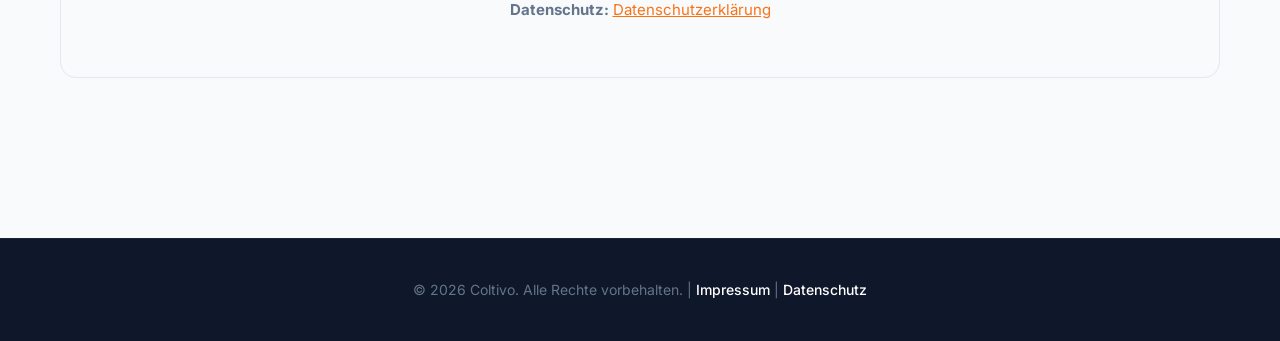
<file: contact.html>
<!DOCTYPE html>
<html lang="de">

<head>
    <meta charset="UTF-8">
    <meta name="viewport" content="width=device-width, initial-scale=1.0">
    <title>Kontakt - Coltivo</title>
    <meta name="description" content="Haben Sie Fragen oder Feedback zu Coltivo? Kontaktieren Sie uns direkt und erhalten Sie persönliche Antworten.">
    <!-- Open Graph -->
    <meta property="og:type" content="website">
    <meta property="og:title" content="Kontakt - Coltivo">
    <meta property="og:description" content="Haben Sie Fragen oder Feedback zu Coltivo? Kontaktieren Sie uns direkt und erhalten Sie persönliche Antworten.">
    <!-- Favicon -->
    <link rel="icon" href="data:image/svg+xml,<svg xmlns=%22http://www.w3.org/2000/svg%22 viewBox=%220 0 100 100%22><text y=%22.9em%22 font-size=%2290%22>📦</text></svg>">
    <link rel="stylesheet" href="styles.css">
    <script src="translations.js"></script>
    <style>
        .contact-grid {
            display: grid;
            grid-template-columns: 1.2fr 0.8fr;
            gap: 40px;
            margin-top: 40px;
        }

        .contact-form {
            background: white;
            padding: 40px;
            border-radius: 16px;
            box-shadow: var(--card-shadow);
            border: 1px solid var(--border);
        }

        .contact-info {
            display: grid;
            grid-template-columns: 1fr;
            gap: 30px;
        }

        .info-box {
            background: white;
            padding: 30px;
            border-radius: 16px;
            box-shadow: var(--card-shadow);
            border: 1px solid var(--border);
            border-left: 4px solid var(--accent);
        }

        .info-box h3 {
            color: var(--dark);
            margin-bottom: 15px;
            display: flex;
            align-items: center;
            gap: 10px;
            font-size: 18px;
        }

        .info-box p {
            color: var(--text-muted);
            line-height: 1.8;
            font-size: 15px;
        }

        .info-box a {
            color: var(--secondary);
            text-decoration: none;
            font-weight: 600;
        }

        .info-box a:hover {
            text-decoration: underline;
        }

        .contact-form h3 {
            color: var(--dark);
            margin-bottom: 30px;
            font-size: 24px;
        }

        @media (max-width: 768px) {
            .contact-grid {
                grid-template-columns: 1fr;
            }

            .contact-form {
                order: 2;
            }

            .contact-info {
                order: 1;
            }
        }
    </style>
</head>

<body>
    <!-- NAVIGATION -->
    <nav>
        <div class="nav-container">
            <a href="index.html" class="logo">📦 Coltivo</a>
            <ul class="nav-links">
                <li><a href="index.html">Home</a></li>
                <li><a href="news.html">News</a></li>
                <li><a href="calculator.html">Pricing</a></li>
                <li><a href="demo.html">Demo</a></li>
                <li><a href="video.html">Tutorial</a></li>
                <li><a href="about.html" data-i18n="nav_about">Über mich</a></li>
                <li><a href="contact.html" class="active" data-i18n="nav_contact">Kontakt</a></li>
                <li>
                    <div class="lang-switcher">
                        <button class="lang-btn" data-lang="de" onclick="setLang('de')">DE</button>
                        <span class="lang-sep">|</span>
                        <button class="lang-btn" data-lang="en" onclick="setLang('en')">EN</button>
                        <span class="lang-sep">|</span>
                        <button class="lang-btn" data-lang="cs" onclick="setLang('cs')">CS</button>
                    </div>
                </li>
            </ul>
        </div>
    </nav>

    <!-- CONTACT SECTION -->
    <div class="container">
        <h2 class="section-title" data-i18n="contact_title">📞 Kontakt</h2>
        <p style="text-align: center; color: #666; max-width: 700px; margin: 0 auto 40px; font-size: 16px;" data-i18n="contact_intro">
            Fragen? Feedback? Feature-Request? Ich antworte persönlich auf jede Nachricht. Es gibt kein
            Support-Ticket-System - direkt zu mir.
        </p>

        <div class="contact-grid">
            <!-- CONTACT FORM -->
            <div>
                <div id="successMessage" class="success-message">
                    <h4 data-i18n="contact_success_title">✅ Danke für deine Nachricht!</h4>
                    <p data-i18n="contact_success_body">Ich lese jede E-Mail persönlich und antworte so schnell wie möglich. Normalerweise innerhalb von 24 Stunden.</p>
                </div>

                <div class="contact-form">
                    <h3 data-i18n="contact_form_title">Schreib mir</h3>

                    <form onsubmit="submitContact(event)" action="https://formspree.io/f/xvgeepro" method="POST">
                        <div class="form-group">
                            <label for="contactName" data-i18n="contact_label_name">Dein Name *</label>
                            <input type="text" id="contactName" name="name" required>
                        </div>

                        <div class="form-group">
                            <label for="contactEmail">E-Mail *</label>
                            <input type="email" id="contactEmail" name="email" required>
                        </div>

                        <div class="form-group">
                            <label for="contactCompany" data-i18n="contact_label_company">Unternehmen (optional)</label>
                            <input type="text" id="contactCompany" name="company">
                        </div>

                        <div class="form-group">
                            <label for="contactSubject" data-i18n="contact_label_subject">Betreff *</label>
                            <input type="text" id="contactSubject" name="subject" required
                                placeholder="z.B. Feature Request, Bug Report, etc.">
                        </div>

                        <div class="form-group">
                            <label for="contactMessage" data-i18n="contact_label_message">Nachricht *</label>
                            <textarea id="contactMessage" name="message" rows="6" required
                                data-i18n-placeholder="contact_ph_message"
                                placeholder="Lass mich wissen wie ich dir helfen kann..."></textarea>
                        </div>

                        <button type="submit" class="btn" style="width: 100%; text-align: center;" data-i18n="contact_send_btn">Senden</button>
                    </form>
                </div>
            </div>

            <!-- CONTACT INFO -->
            <div class="contact-info">
                <div class="info-box">
                    <h3 data-i18n="contact_email_label">📧 E-Mail</h3>
                    <p>
                        <strong data-i18n="contact_email_support">Support & Allgemein:</strong><br>
                        <a href="mailto:hello@coltivo.de">hello@coltivo.de</a><br><br>
                        <strong>Support:</strong><br>
                        <a href="mailto:support@coltivo.de">support@coltivo.de</a><br><br>
                    </p>
                </div>

                <div class="info-box">
                    <h3 data-i18n="contact_location_label">📍 Standort</h3>
                    <p>
                        <strong>Coltivo</strong><br>
                        <span data-i18n-html="contact_location_body">Augsburg, Deutschland 🇩🇪<br><br>Made in Germany. Mit Liebe zu Details.</span>
                    </p>
                </div>

                <div class="info-box">
                    <h3 data-i18n="contact_avail_label">⏰ Verfügbarkeit</h3>
                    <p>
                        <strong data-i18n="contact_avail_email">E-Mail Support:</strong><br>
                        Mo-Fr: 9:00 - 18:00 CET<br>
                        <span data-i18n="contact_avail_weekend">Sa-So: Emails werden gelesen, Antworte am Montag</span><br><br>
                        <strong data-i18n="contact_avail_emergency">Notfall:</strong><br>
                        <span data-i18n="contact_avail_emergency_body">Support für deine Web App auf</span> <a href="https://app.coltivo.de" target="_blank">app.coltivo.de</a>
                    </p>
                </div>

                <div class="info-box">
                    <h3>🔗 Social & Links</h3>
                    <p>
                        <a href="https://github.com/cr0m3" target="_blank">GitHub</a> |
                        <a href="https://twitter.com/coltivo_de" target="_blank">Twitter</a> |
                        <a href="https://linkedin.com" target="_blank">LinkedIn</a><br><br>
                        <strong>Bug Report</strong><br>
                        Bugs direkt auf <a href="https://github.com/coltivo/issues" target="_blank">GitHub Issues</a>
                        posten
                    </p>
                </div>
            </div>
        </div>

        <!-- LEGAL -->
        <div style="margin-top: 80px; padding: 40px; background: var(--light); border: 1px solid var(--border); border-radius: 16px; text-align: center;">
            <h3 style="color: var(--dark); margin-bottom: 15px;" data-i18n="contact_legal_title">Rechtliche Informationen</h3>
            <p style="color: var(--text-muted); margin-bottom: 15px; font-size: 15px;">
                <strong data-i18n="contact_legal_imprint">Impressum:</strong> Lubos Novy | Augsburg, Deutschland<br>
                <strong data-i18n="contact_legal_vat">USt-ID:</strong> [wird aktualisiert]<br>
                <strong data-i18n="contact_legal_privacy">Datenschutz:</strong> <a href="datenschutz.html" style="color: var(--accent);" data-i18n="contact_legal_privacy_link">Datenschutzerklärung</a>
            </p>
        </div>
    </div>

    <!-- FOOTER -->
    <footer>
        <p><span data-i18n="footer_copy">&copy; 2026 Coltivo. Alle Rechte vorbehalten.</span> | <a href="impressum.html" data-i18n="footer_imprint">Impressum</a> | <a href="datenschutz.html" data-i18n="footer_privacy">Datenschutz</a></p>
    </footer>

    <script>
        async function submitContact(event) {
            event.preventDefault();
            const form = event.target;
            const submitBtn = form.querySelector('button[type="submit"]');
            const originalText = submitBtn.innerText;
            submitBtn.disabled = true;
            submitBtn.innerText = t('demo_js_creating');

            const payload = {
                name: document.getElementById('contactName').value,
                email: document.getElementById('contactEmail').value,
                company: document.getElementById('contactCompany').value,
                subject: document.getElementById('contactSubject').value,
                message: document.getElementById('contactMessage').value
            };

            try {
                const response = await fetch(form.action, {
                    method: 'POST',
                    headers: {
                        'Content-Type': 'application/json',
                        'Accept': 'application/json'
                    },
                    body: JSON.stringify(payload)
                });

                if (response.ok) {
                    document.getElementById('successMessage').classList.add('show');
                    form.reset();
                    window.scrollTo({ top: document.getElementById('successMessage').offsetTop - 100, behavior: 'smooth' });
                    setTimeout(() => {
                        document.getElementById('successMessage').classList.remove('show');
                    }, 5000);
                } else {
                    const result = await response.json();
                    throw new Error(result.errors ? result.errors.map(e => e.message).join(', ') : 'Fehler beim Senden der Nachricht.');
                }
            } catch (err) {
                alert('❌ ' + err.message);
            } finally {
                submitBtn.disabled = false;
                submitBtn.innerText = originalText;
            }
        }
    </script>
    <script src="script.js"></script>
</body>

</html>
</file>
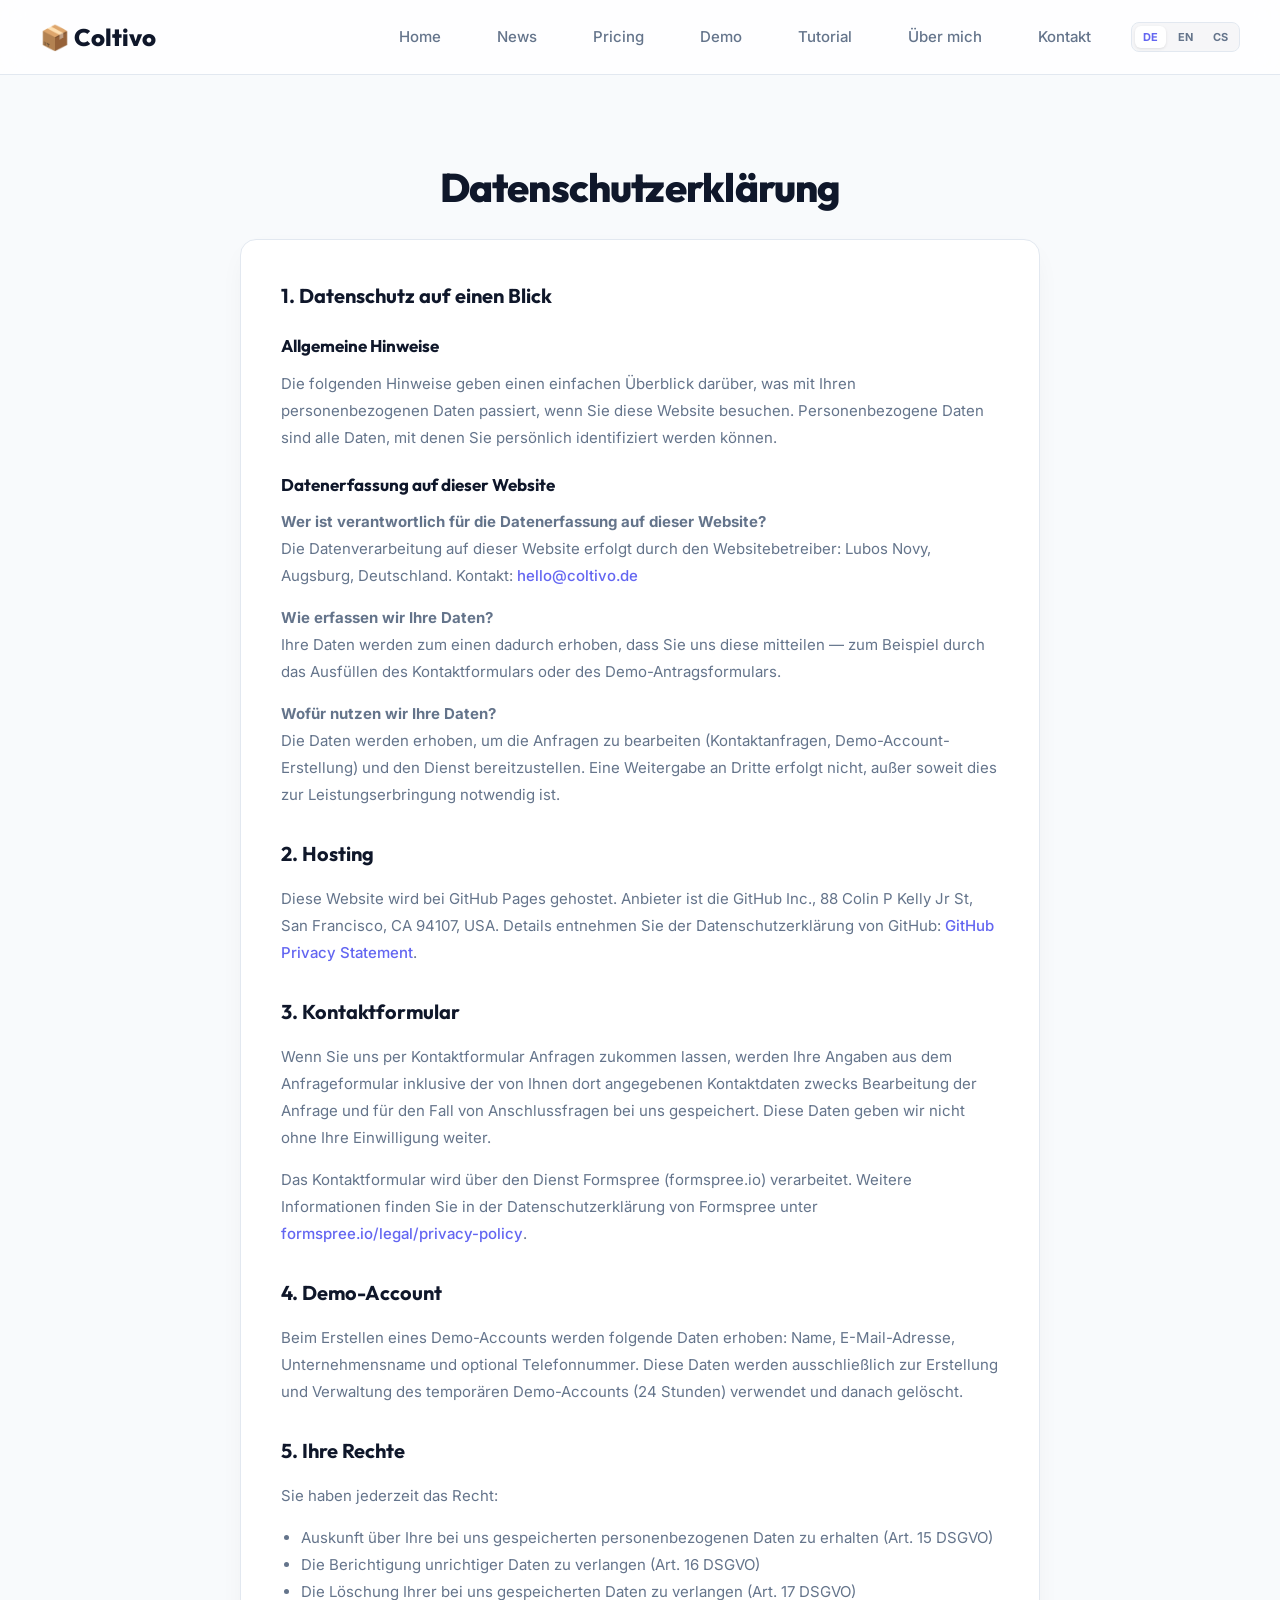
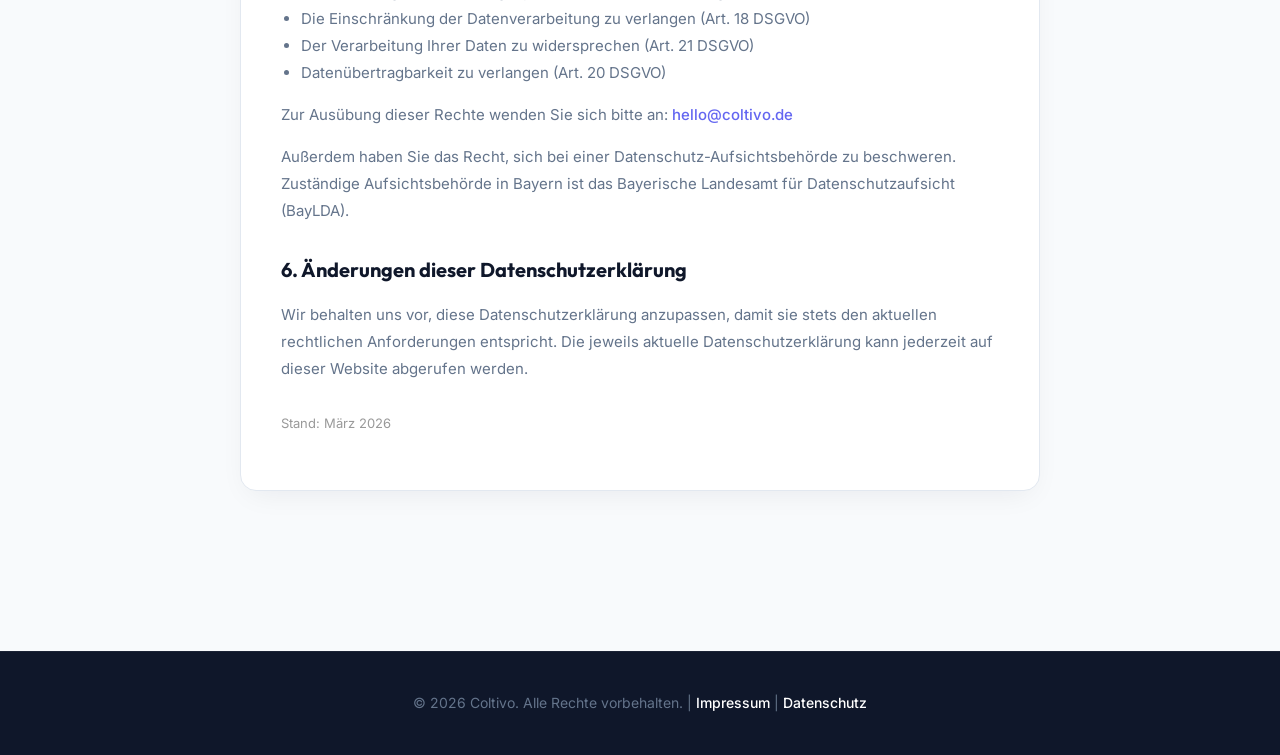
<file: datenschutz.html>
<!DOCTYPE html>
<html lang="de">
<head>
    <meta charset="UTF-8">
    <meta name="viewport" content="width=device-width, initial-scale=1.0">
    <title>Datenschutzerklärung - Coltivo</title>
    <meta name="description" content="Informationen über den Schutz Ihrer personenbezogenen Daten auf der Coltivo-Website.">
    <!-- Open Graph -->
    <meta property="og:type" content="website">
    <meta property="og:title" content="Datenschutzerklärung - Coltivo">
    <meta property="og:description" content="Informationen über den Schutz Ihrer personenbezogenen Daten auf der Coltivo-Website.">
    <!-- Favicon -->
    <link rel="icon" href="data:image/svg+xml,<svg xmlns=%22http://www.w3.org/2000/svg%22 viewBox=%220 0 100 100%22><text y=%22.9em%22 font-size=%2290%22>📦</text></svg>">
    <link rel="stylesheet" href="styles.css">
    <script src="translations.js"></script>
    <style>
        .legal-container {
            max-width: 800px;
            margin: 0 auto;
            background: white;
            padding: 40px;
            border-radius: 16px;
            box-shadow: var(--card-shadow);
            border: 1px solid var(--border);
        }

        .legal-container h2 {
            color: var(--dark);
            margin: 30px 0 15px;
            font-size: 20px;
        }

        .legal-container h2:first-child {
            margin-top: 0;
        }

        .legal-container h3 {
            color: var(--dark);
            margin: 20px 0 10px;
            font-size: 17px;
        }

        .legal-container p {
            color: var(--text-muted);
            line-height: 1.8;
            margin-bottom: 15px;
            font-size: 15px;
        }

        .legal-container ul {
            color: var(--text-muted);
            line-height: 1.8;
            margin: 0 0 15px 20px;
            font-size: 15px;
        }

        .legal-container a {
            color: var(--secondary);
            text-decoration: none;
            font-weight: 500;
        }
        
        .legal-container a:hover {
            text-decoration: underline;
        }
    </style>
</head>
<body>
    <!-- NAVIGATION -->
    <nav>
        <div class="nav-container">
            <a href="index.html" class="logo">📦 Coltivo</a>
            <ul class="nav-links">
                <li><a href="index.html">Home</a></li>
                <li><a href="news.html">News</a></li>
                <li><a href="calculator.html">Pricing</a></li>
                <li><a href="demo.html">Demo</a></li>
                <li><a href="video.html">Tutorial</a></li>
                <li><a href="about.html" data-i18n="nav_about">Über mich</a></li>
                <li><a href="contact.html" data-i18n="nav_contact">Kontakt</a></li>
                <li>
                    <div class="lang-switcher">
                        <button class="lang-btn" data-lang="de" onclick="setLang('de')">DE</button>
                        <span class="lang-sep">|</span>
                        <button class="lang-btn" data-lang="en" onclick="setLang('en')">EN</button>
                        <span class="lang-sep">|</span>
                        <button class="lang-btn" data-lang="cs" onclick="setLang('cs')">CS</button>
                    </div>
                </li>
            </ul>
        </div>
    </nav>

    <div class="container">
        <h2 class="section-title">Datenschutzerklärung</h2>

        <div class="legal-container">
            <h2>1. Datenschutz auf einen Blick</h2>

            <h3>Allgemeine Hinweise</h3>
            <p>
                Die folgenden Hinweise geben einen einfachen Überblick darüber, was mit Ihren personenbezogenen Daten
                passiert, wenn Sie diese Website besuchen. Personenbezogene Daten sind alle Daten, mit denen Sie
                persönlich identifiziert werden können.
            </p>

            <h3>Datenerfassung auf dieser Website</h3>
            <p>
                <strong>Wer ist verantwortlich für die Datenerfassung auf dieser Website?</strong><br>
                Die Datenverarbeitung auf dieser Website erfolgt durch den Websitebetreiber: Lubos Novy, Augsburg, Deutschland.
                Kontakt: <a href="mailto:hello@coltivo.de">hello@coltivo.de</a>
            </p>
            <p>
                <strong>Wie erfassen wir Ihre Daten?</strong><br>
                Ihre Daten werden zum einen dadurch erhoben, dass Sie uns diese mitteilen — zum Beispiel durch das
                Ausfüllen des Kontaktformulars oder des Demo-Antragsformulars.
            </p>
            <p>
                <strong>Wofür nutzen wir Ihre Daten?</strong><br>
                Die Daten werden erhoben, um die Anfragen zu bearbeiten (Kontaktanfragen, Demo-Account-Erstellung)
                und den Dienst bereitzustellen. Eine Weitergabe an Dritte erfolgt nicht, außer soweit dies zur
                Leistungserbringung notwendig ist.
            </p>

            <h2>2. Hosting</h2>
            <p>
                Diese Website wird bei GitHub Pages gehostet. Anbieter ist die GitHub Inc., 88 Colin P Kelly Jr St,
                San Francisco, CA 94107, USA. Details entnehmen Sie der Datenschutzerklärung von GitHub:
                <a href="https://docs.github.com/en/site-policy/privacy-policies/github-privacy-statement" target="_blank" rel="noopener noreferrer">GitHub Privacy Statement</a>.
            </p>

            <h2>3. Kontaktformular</h2>
            <p>
                Wenn Sie uns per Kontaktformular Anfragen zukommen lassen, werden Ihre Angaben aus dem Anfrageformular
                inklusive der von Ihnen dort angegebenen Kontaktdaten zwecks Bearbeitung der Anfrage und für den Fall
                von Anschlussfragen bei uns gespeichert. Diese Daten geben wir nicht ohne Ihre Einwilligung weiter.
            </p>
            <p>
                Das Kontaktformular wird über den Dienst Formspree (formspree.io) verarbeitet. Weitere Informationen
                finden Sie in der Datenschutzerklärung von Formspree unter
                <a href="https://formspree.io/legal/privacy-policy/" target="_blank" rel="noopener noreferrer">formspree.io/legal/privacy-policy</a>.
            </p>

            <h2>4. Demo-Account</h2>
            <p>
                Beim Erstellen eines Demo-Accounts werden folgende Daten erhoben: Name, E-Mail-Adresse, Unternehmensname
                und optional Telefonnummer. Diese Daten werden ausschließlich zur Erstellung und Verwaltung des
                temporären Demo-Accounts (24 Stunden) verwendet und danach gelöscht.
            </p>

            <h2>5. Ihre Rechte</h2>
            <p>Sie haben jederzeit das Recht:</p>
            <ul>
                <li>Auskunft über Ihre bei uns gespeicherten personenbezogenen Daten zu erhalten (Art. 15 DSGVO)</li>
                <li>Die Berichtigung unrichtiger Daten zu verlangen (Art. 16 DSGVO)</li>
                <li>Die Löschung Ihrer bei uns gespeicherten Daten zu verlangen (Art. 17 DSGVO)</li>
                <li>Die Einschränkung der Datenverarbeitung zu verlangen (Art. 18 DSGVO)</li>
                <li>Der Verarbeitung Ihrer Daten zu widersprechen (Art. 21 DSGVO)</li>
                <li>Datenübertragbarkeit zu verlangen (Art. 20 DSGVO)</li>
            </ul>
            <p>
                Zur Ausübung dieser Rechte wenden Sie sich bitte an:
                <a href="mailto:hello@coltivo.de">hello@coltivo.de</a>
            </p>
            <p>
                Außerdem haben Sie das Recht, sich bei einer Datenschutz-Aufsichtsbehörde zu beschweren.
                Zuständige Aufsichtsbehörde in Bayern ist das Bayerische Landesamt für Datenschutzaufsicht (BayLDA).
            </p>

            <h2>6. Änderungen dieser Datenschutzerklärung</h2>
            <p>
                Wir behalten uns vor, diese Datenschutzerklärung anzupassen, damit sie stets den aktuellen
                rechtlichen Anforderungen entspricht. Die jeweils aktuelle Datenschutzerklärung kann jederzeit
                auf dieser Website abgerufen werden.
            </p>

            <p style="color: #999; font-size: 13px; margin-top: 30px;">Stand: März 2026</p>
        </div>
    </div>

    <!-- FOOTER -->
    <footer>
        <p>&copy; 2026 Coltivo. Alle Rechte vorbehalten. | <a href="impressum.html">Impressum</a> | <a href="datenschutz.html">Datenschutz</a></p>
    </footer>

    <script src="script.js"></script>
</body>
</html>
</file>
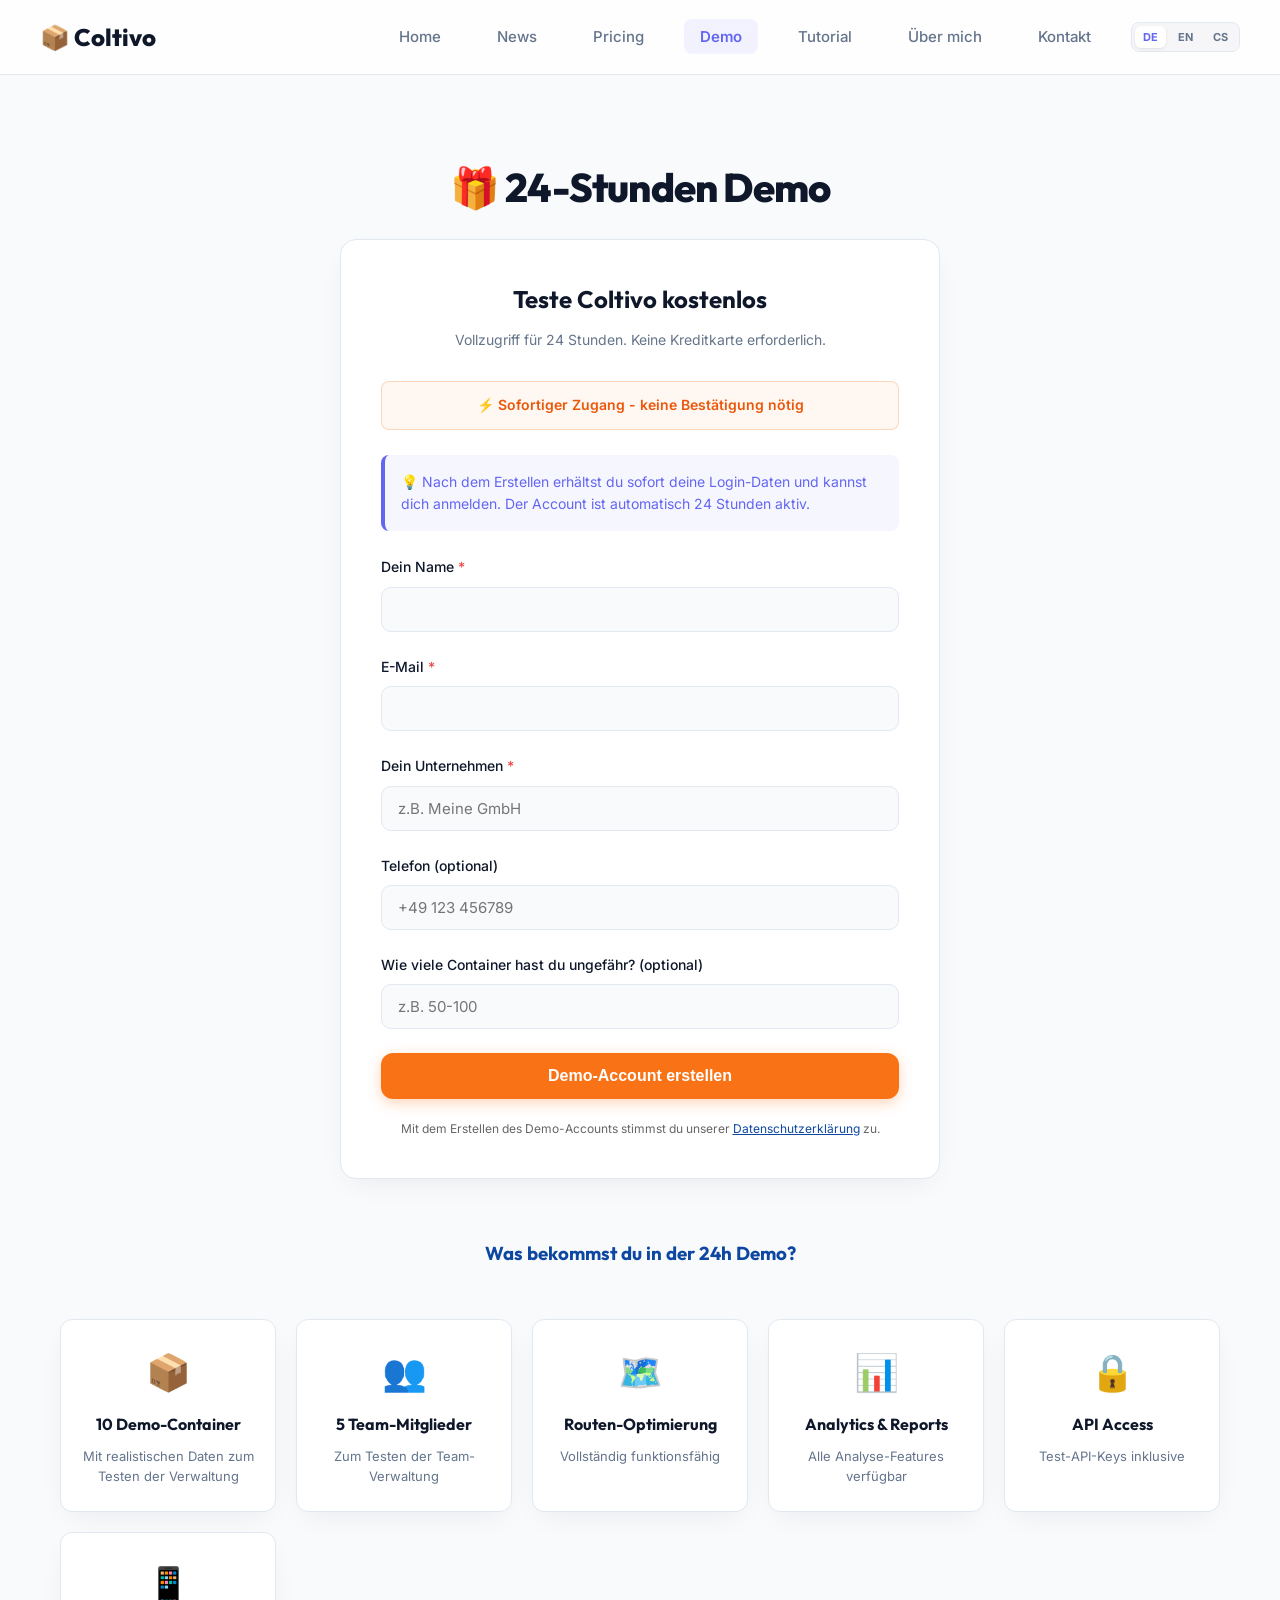
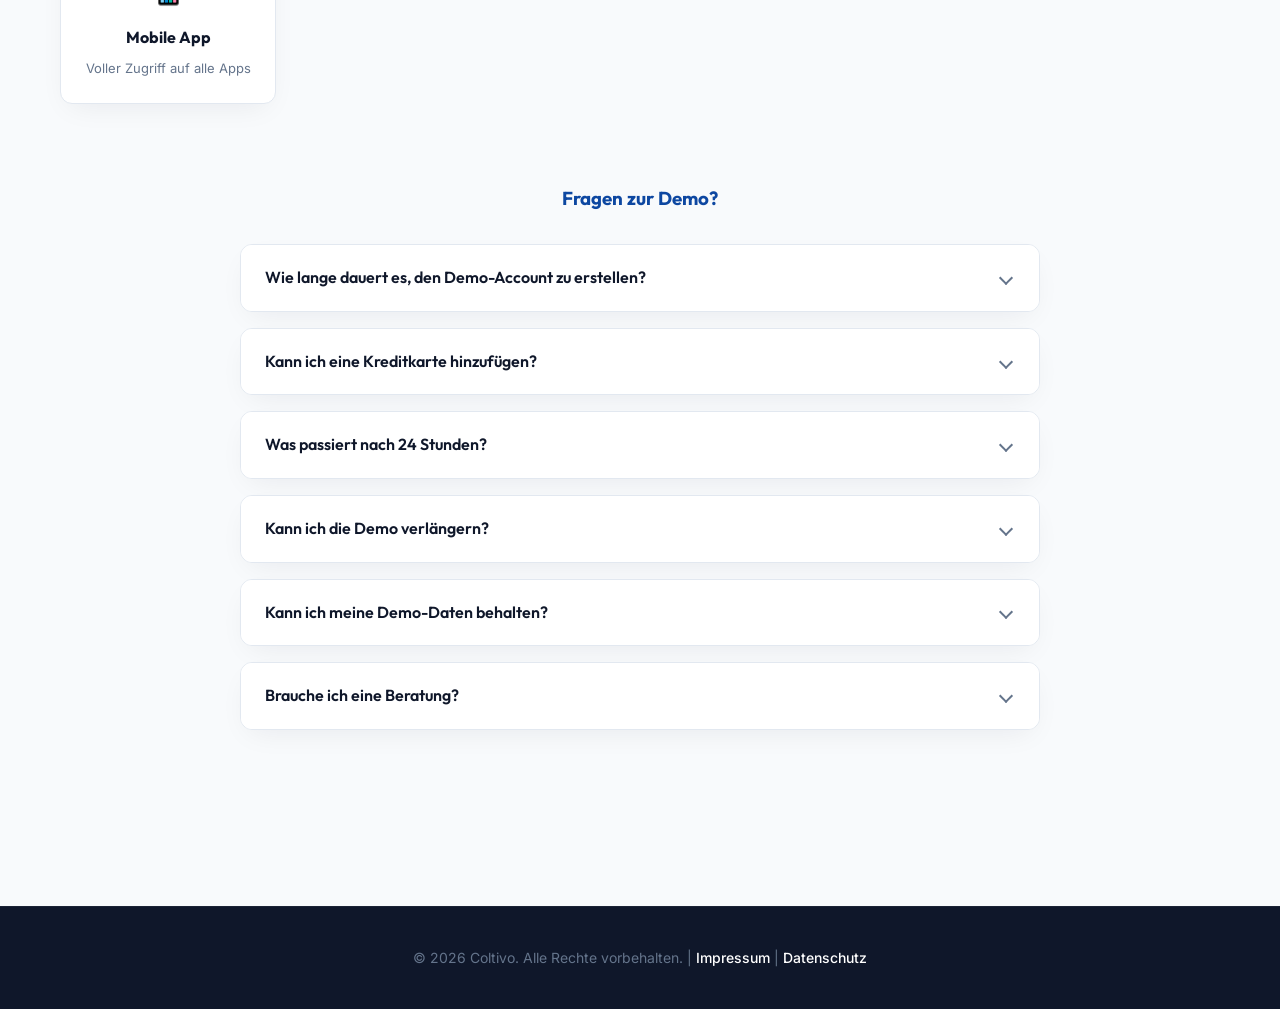
<file: demo.html>
<!DOCTYPE html>
<html lang="de">
<head>
    <meta charset="UTF-8">
    <meta name="viewport" content="width=device-width, initial-scale=1.0">
    <title>24h Demo - Coltivo</title>
    <meta name="description" content="Testen Sie Coltivo 24 Stunden lang kostenlos mit vollem Funktionszugriff. Keine Kreditkarte erforderlich.">
    <!-- Open Graph -->
    <meta property="og:type" content="website">
    <meta property="og:title" content="24h Demo - Coltivo">
    <meta property="og:description" content="Testen Sie Coltivo 24 Stunden lang kostenlos mit vollem Funktionszugriff. Keine Kreditkarte erforderlich.">
    <!-- Favicon -->
    <link rel="icon" href="data:image/svg+xml,<svg xmlns=%22http://www.w3.org/2000/svg%22 viewBox=%220 0 100 100%22><text y=%22.9em%22 font-size=%2290%22>📦</text></svg>">
    <link rel="stylesheet" href="styles.css">
    <script src="translations.js"></script>
    <style>
        .demo-container {
            max-width: 600px;
            margin: 0 auto;
            background: white;
            padding: 40px;
            border-radius: 16px;
            box-shadow: var(--card-shadow);
            border: 1px solid var(--border);
        }

        .demo-container h2 {
            color: var(--dark);
            margin-bottom: 10px;
            text-align: center;
        }

        .demo-container .subtitle {
            text-align: center;
            color: var(--text-muted);
            margin-bottom: 30px;
            font-size: 14px;
        }

        .badge-demo {
            background: rgba(249, 115, 22, 0.06);
            border: 1px solid rgba(249, 115, 22, 0.25);
            color: var(--accent-hover);
            padding: 12px;
            border-radius: 8px;
            margin-bottom: 25px;
            text-align: center;
            font-weight: 600;
            font-size: 14px;
        }

        .credentials-box {
            background: var(--light);
            border: 1px solid var(--border);
            padding: 20px;
            border-radius: 8px;
            margin-top: 15px;
            font-family: monospace;
            font-size: 14px;
        }

        .credentials-row {
            display: flex;
            justify-content: space-between;
            align-items: center;
            margin-bottom: 15px;
            padding-bottom: 15px;
            border-bottom: 1px solid var(--border);
        }

        .credentials-row:last-child {
            margin-bottom: 0;
            padding-bottom: 0;
            border-bottom: none;
        }

        .credentials-label {
            color: var(--text-muted);
            font-weight: 600;
        }

        .credentials-value {
            background: white;
            padding: 8px 12px;
            border-radius: 6px;
            color: var(--secondary);
            font-weight: 600;
            border: 1px solid var(--border);
        }

        .timer {
            background: linear-gradient(135deg, #ef4444, var(--accent));
            color: white;
            padding: 16px;
            border-radius: 8px;
            text-align: center;
            margin-top: 20px;
            font-weight: 700;
            box-shadow: 0 4px 15px rgba(239, 68, 68, 0.2);
        }

        .benefits-grid {
            display: grid;
            grid-template-columns: repeat(auto-fit, minmax(180px, 1fr));
            gap: 20px;
            margin-top: 50px;
        }

        .benefit-item {
            background: white;
            padding: 24px 20px;
            border-radius: 12px;
            text-align: center;
            border: 1px solid var(--border);
            box-shadow: var(--card-shadow);
            transition: all 0.25s ease;
        }

        .benefit-item:hover {
            transform: translateY(-4px);
            box-shadow: var(--hover-shadow);
        }

        .benefit-item h4 {
            color: var(--dark);
            margin-bottom: 8px;
            font-size: 16px;
        }

        .benefit-item p {
            color: var(--text-muted);
            font-size: 13px;
        }

        .required-field {
            color: #ef4444;
        }

        .form-note {
            background: rgba(99, 102, 241, 0.06);
            border-left: 4px solid var(--secondary);
            padding: 16px;
            border-radius: 8px;
            margin-bottom: 25px;
            color: var(--secondary);
            font-size: 14px;
            line-height: 1.6;
        }
    </style>
</head>
<body>
    <!-- NAVIGATION -->
    <nav>
        <div class="nav-container">
            <a href="index.html" class="logo">📦 Coltivo</a>
            <ul class="nav-links">
                <li><a href="index.html">Home</a></li>
                <li><a href="news.html">News</a></li>
                <li><a href="calculator.html">Pricing</a></li>
                <li><a href="demo.html" class="active">Demo</a></li>
                <li><a href="video.html">Tutorial</a></li>
                <li><a href="about.html" data-i18n="nav_about">Über mich</a></li>
                <li><a href="contact.html" data-i18n="nav_contact">Kontakt</a></li>
                <li>
                    <div class="lang-switcher">
                        <button class="lang-btn" data-lang="de" onclick="setLang('de')">DE</button>
                        <span class="lang-sep">|</span>
                        <button class="lang-btn" data-lang="en" onclick="setLang('en')">EN</button>
                        <span class="lang-sep">|</span>
                        <button class="lang-btn" data-lang="cs" onclick="setLang('cs')">CS</button>
                    </div>
                </li>
            </ul>
        </div>
    </nav>

    <!-- DEMO SECTION -->
    <div class="container">
        <h2 class="section-title" data-i18n="demo_title">🎁 24-Stunden Demo</h2>

        <div class="demo-container">
            <h2 data-i18n="demo_heading">Teste Coltivo kostenlos</h2>
            <p class="subtitle" data-i18n="demo_subtitle">Vollzugriff für 24 Stunden. Keine Kreditkarte erforderlich.</p>

            <div id="successMessage" class="success-message">
                <h3 data-i18n="demo_success_title">✅ Demo-Account erfolgreich erstellt!</h3>
                <p><span data-i18n="demo_sent_prefix">Deine Zugangsdaten wurden an </span><strong id="confirmedEmail"></strong><span data-i18n="demo_sent_suffix"> gesendet.</span></p>

                <div style="background:#e8f5e9;border:1px solid #a5d6a7;border-radius:6px;padding:16px;margin:20px 0;text-align:left;">
                    <p style="margin:0 0 8px;color:#2e7d32;font-weight:600;" data-i18n="demo_email_check_title">📧 Bitte prüfe dein E-Mail-Postfach</p>
                    <p style="margin:0;color:#388e3c;font-size:14px;" data-i18n="demo_email_check_body">Du erhältst in wenigen Minuten eine E-Mail mit deinem Benutzernamen und Passwort. Schau auch im Spam-Ordner nach, falls die E-Mail nicht ankommt.</p>
                </div>

                <div class="timer" id="timer" data-i18n="demo_timer_init">
                    ⏰ Demo verfällt in: 24:00:00
                </div>

                <p style="margin-top: 20px; text-align: center; color: #666; font-size: 14px;">
                    <strong data-i18n="demo_account_details">Demo-Account Details:</strong><br>
                    <span data-i18n="demo_account_desc">Vollzugriff auf alle Features • 10 Demo-Container • 5 Team-Mitglieder</span>
                </p>

                <a href="https://app.coltivo.de/login" class="btn" style="width: 100%; text-align: center; margin-top: 20px;" target="_blank" data-i18n="demo_login_btn">
                    Jetzt Login
                </a>
            </div>

            <div id="formContainer">
                <div class="badge-demo" data-i18n="demo_instant_badge">
                    ⚡ Sofortiger Zugang - keine Bestätigung nötig
                </div>

                <div class="form-note" data-i18n="demo_form_note">
                    💡 Nach dem Erstellen erhältst du sofort deine Login-Daten und kannst dich anmelden. Der Account ist automatisch 24 Stunden aktiv.
                </div>

                <form onsubmit="createDemoAccount(event)">
                    <div class="form-group">
                        <label for="demoName"><span data-i18n="demo_label_name">Dein Name</span> <span class="required-field">*</span></label>
                        <input type="text" id="demoName" required>
                    </div>

                    <div class="form-group">
                        <label for="demoEmailInput">E-Mail <span class="required-field">*</span></label>
                        <input type="email" id="demoEmailInput" required>
                    </div>

                    <div class="form-group">
                        <label for="demoCompany"><span data-i18n="demo_label_company">Dein Unternehmen</span> <span class="required-field">*</span></label>
                        <input type="text" id="demoCompany" required data-i18n-placeholder="demo_placeholder_company" placeholder="z.B. Meine GmbH">
                    </div>

                    <div class="form-group">
                        <label for="demoPhone" data-i18n="demo_label_phone">Telefon (optional)</label>
                        <input type="tel" id="demoPhone" placeholder="+49 123 456789">
                    </div>

                    <div class="form-group">
                        <label for="demoMessage" data-i18n="demo_label_containers">Wie viele Container hast du ungefähr? (optional)</label>
                        <input type="text" id="demoMessage" data-i18n-placeholder="demo_placeholder_containers" placeholder="z.B. 50-100">
                    </div>

                    <button type="submit" class="btn" style="width: 100%; text-align: center;" data-i18n="demo_submit_btn">Demo-Account erstellen</button>
                </form>

                <p style="text-align: center; color: #666; margin-top: 20px; font-size: 12px;" data-i18n-html="demo_privacy_note">
                    Mit dem Erstellen des Demo-Accounts stimmst du unserer <a href="datenschutz.html" style="color: #0d47a1;">Datenschutzerklärung</a> zu.
                </p>
            </div>
        </div>

        <!-- BENEFITS SECTION -->
        <div style="margin-top: 60px;">
            <h3 style="text-align: center; color: #0d47a1; margin-bottom: 40px;" data-i18n="demo_benefits_title">Was bekommst du in der 24h Demo?</h3>

            <div class="benefits-grid">
                <div class="benefit-item">
                    <div style="font-size: 36px; margin-bottom: 10px;">📦</div>
                    <h4>10 Demo-Container</h4>
                    <p data-i18n="demo_ben1_desc">Mit realistischen Daten zum Testen der Verwaltung</p>
                </div>

                <div class="benefit-item">
                    <div style="font-size: 36px; margin-bottom: 10px;">👥</div>
                    <h4 data-i18n="demo_ben2_title">5 Team-Mitglieder</h4>
                    <p data-i18n="demo_ben2_desc">Zum Testen der Team-Verwaltung</p>
                </div>

                <div class="benefit-item">
                    <div style="font-size: 36px; margin-bottom: 10px;">🗺️</div>
                    <h4 data-i18n="demo_ben3_title">Routen-Optimierung</h4>
                    <p data-i18n="demo_ben3_desc">Vollständig funktionsfähig</p>
                </div>

                <div class="benefit-item">
                    <div style="font-size: 36px; margin-bottom: 10px;">📊</div>
                    <h4>Analytics & Reports</h4>
                    <p data-i18n="demo_ben4_desc">Alle Analyse-Features verfügbar</p>
                </div>

                <div class="benefit-item">
                    <div style="font-size: 36px; margin-bottom: 10px;">🔒</div>
                    <h4>API Access</h4>
                    <p data-i18n="demo_ben5_desc">Test-API-Keys inklusive</p>
                </div>

                <div class="benefit-item">
                    <div style="font-size: 36px; margin-bottom: 10px;">📱</div>
                    <h4>Mobile App</h4>
                    <p data-i18n="demo_ben6_desc">Voller Zugriff auf alle Apps</p>
                </div>
            </div>
        </div>

        <!-- FAQ SECTION -->
        <div style="max-width: 800px; margin: 80px auto 0;">
            <h3 style="text-align: center; color: #0d47a1; margin-bottom: 30px;" data-i18n="demo_faq_title">Fragen zur Demo?</h3>

            <div class="faq-item">
                <h4 onclick="toggleFaq(this)" data-i18n="demo_faq1_q">Wie lange dauert es, den Demo-Account zu erstellen?</h4>
                <div class="faq-answer" data-i18n="demo_faq1_a">Sofort! Nachdem du das Formular abgesendet hast, erhältst du deine Login-Daten innerhalb von Sekunden.</div>
            </div>

            <div class="faq-item">
                <h4 onclick="toggleFaq(this)" data-i18n="demo_faq2_q">Kann ich eine Kreditkarte hinzufügen?</h4>
                <div class="faq-answer" data-i18n="demo_faq2_a">Nein, für die Demo ist keine Kreditkarte nötig. Du hast vollen Zugriff ohne Zahlungsmittel.</div>
            </div>

            <div class="faq-item">
                <h4 onclick="toggleFaq(this)" data-i18n="demo_faq3_q">Was passiert nach 24 Stunden?</h4>
                <div class="faq-answer" data-i18n="demo_faq3_a">Der Account wird automatisch deaktiviert. Du erhältst eine E-Mail mit der Möglichkeit, zu einem bezahlten Plan zu upgraden.</div>
            </div>

            <div class="faq-item">
                <h4 onclick="toggleFaq(this)" data-i18n="demo_faq4_q">Kann ich die Demo verlängern?</h4>
                <div class="faq-answer" data-i18n="demo_faq4_a">Ja, kontaktiere uns unter contact.html. Wir können dir eine zusätzliche Demo-Zeit geben oder schneller zum Plan upgraden.</div>
            </div>

            <div class="faq-item">
                <h4 onclick="toggleFaq(this)" data-i18n="demo_faq5_q">Kann ich meine Demo-Daten behalten?</h4>
                <div class="faq-answer" data-i18n="demo_faq5_a">Leider nicht. Demo-Accounts werden nach 24 Stunden komplett gelöscht. Starten Sie einfach mit einem bezahlten Plan.</div>
            </div>

            <div class="faq-item">
                <h4 onclick="toggleFaq(this)" data-i18n="demo_faq6_q">Brauche ich eine Beratung?</h4>
                <div class="faq-answer" data-i18n="demo_faq6_a">Nein, aber wir können helfen! Kontaktiere unseren Support während der Demo - sie helfen dir gerne weiter.</div>
            </div>
        </div>
    </div>

    <!-- FOOTER -->
    <footer>
        <p><span data-i18n="footer_copy">&copy; 2026 Coltivo. Alle Rechte vorbehalten.</span> | <a href="impressum.html" data-i18n="footer_imprint">Impressum</a> | <a href="datenschutz.html" data-i18n="footer_privacy">Datenschutz</a></p>
    </footer>

    <script>
        const API_URL = 'https://app.coltivo.de';

        async function createDemoAccount(event) {
            event.preventDefault();

            const submitBtn = event.target.querySelector('button[type="submit"]');
            const originalText = submitBtn.innerText;
            submitBtn.disabled = true;
            submitBtn.innerText = t('demo_js_creating');

            const name = document.getElementById('demoName').value;
            const email = document.getElementById('demoEmailInput').value;
            const company = document.getElementById('demoCompany').value;
            const phone = document.getElementById('demoPhone').value;
            const containers = document.getElementById('demoMessage').value;

            try {
                const response = await fetch(`${API_URL}/users/create-demo`, {
                    method: 'POST',
                    headers: { 'Content-Type': 'application/json' },
                    body: JSON.stringify({ name, email, company, phone, containers, message: containers }),
                });

                const data = await response.json();

                if (!response.ok) {
                    throw new Error(data.msg || 'Fehler beim Erstellen des Accounts.');
                }

                // Show success — no credentials displayed
                document.getElementById('confirmedEmail').innerText = email;
                document.getElementById('formContainer').style.display = 'none';
                document.getElementById('successMessage').classList.add('show');
                startCountdown();

            } catch (err) {
                alert('❌ ' + err.message);
                submitBtn.disabled = false;
                submitBtn.innerText = originalText;
            }
        }

        function startCountdown() {
            let secondsLeft = 24 * 60 * 60;

            const interval = setInterval(() => {
                secondsLeft--;
                if (secondsLeft <= 0) {
                    clearInterval(interval);
                    document.getElementById('timer').innerText = t('demo_js_expired');
                    return;
                }
                const hours = Math.floor(secondsLeft / 3600);
                const minutes = Math.floor((secondsLeft % 3600) / 60);
                const seconds = secondsLeft % 60;

                document.getElementById('timer').innerText =
                    `${t('demo_js_expires_in')}${String(hours).padStart(2, '0')}:${String(minutes).padStart(2, '0')}:${String(seconds).padStart(2, '0')}`;
            }, 1000);
        }
    </script>
    <script src="script.js"></script>
</body>
</html>
</file>
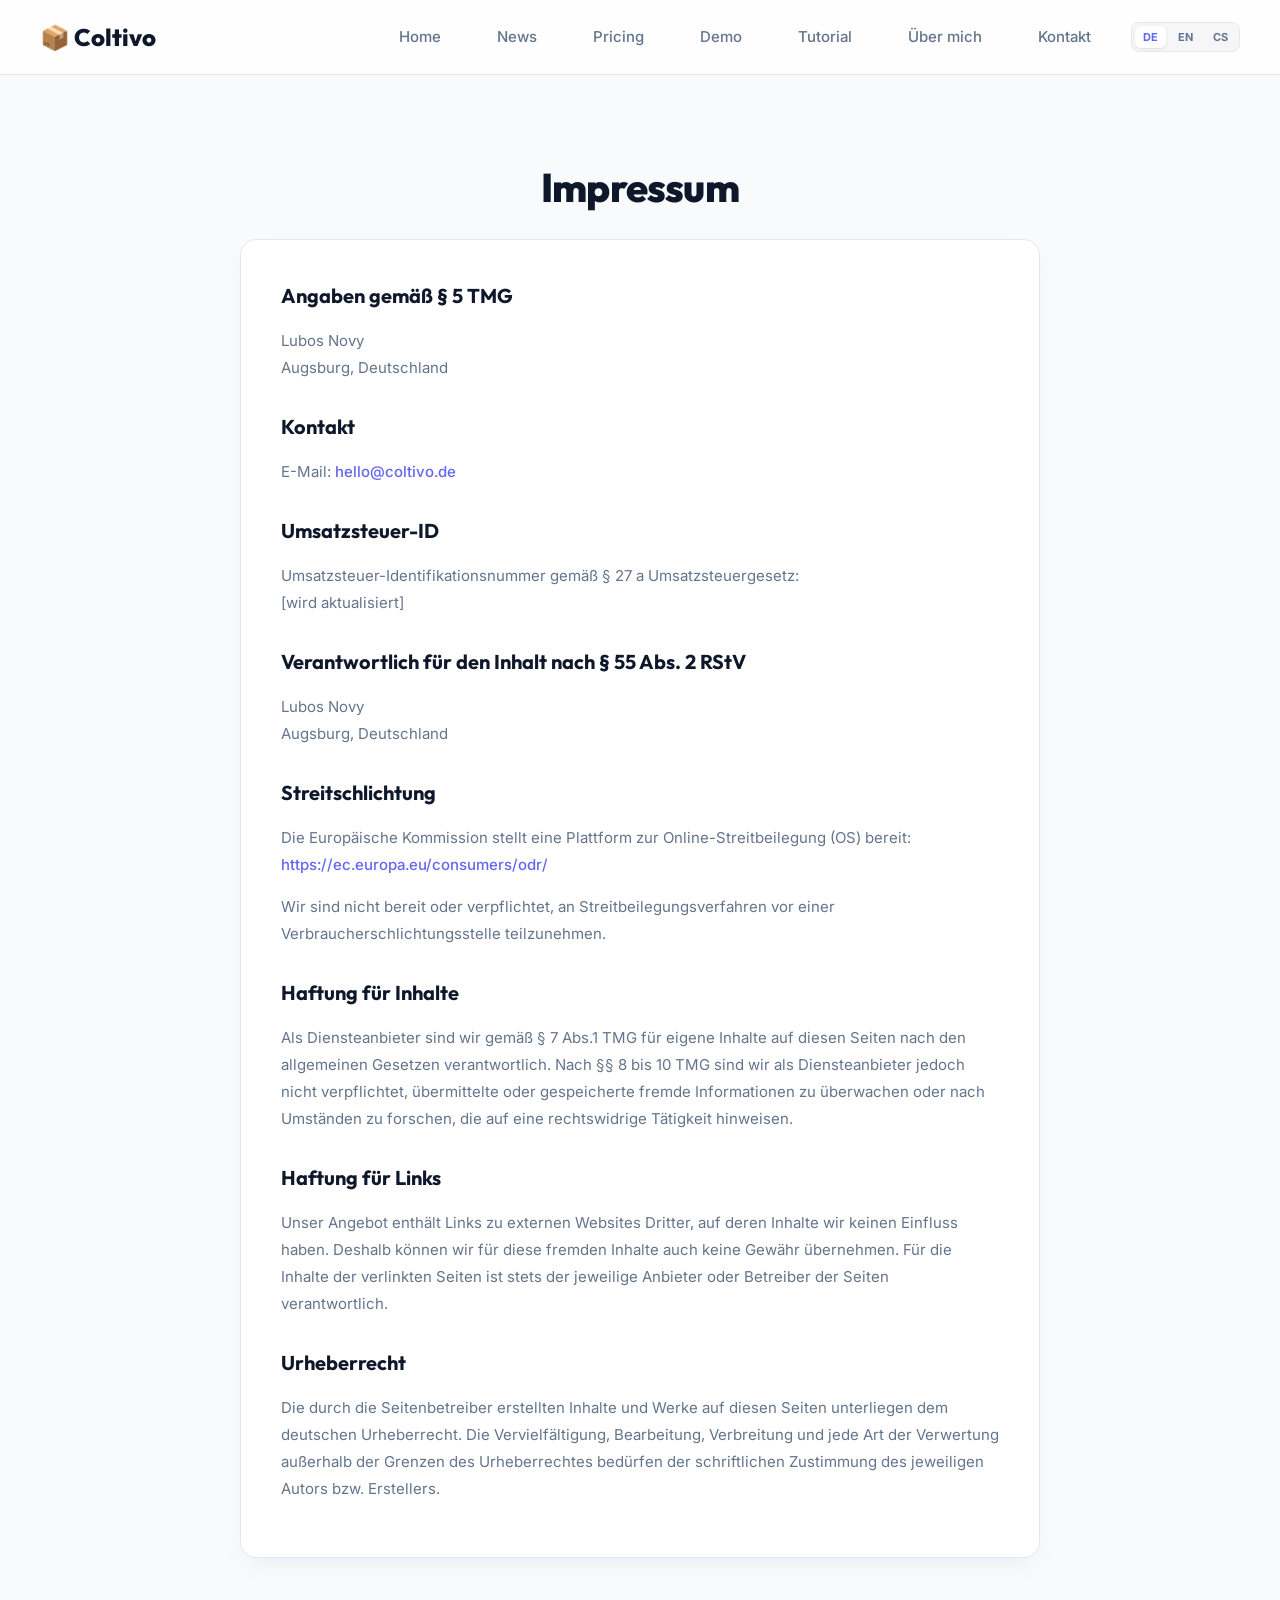
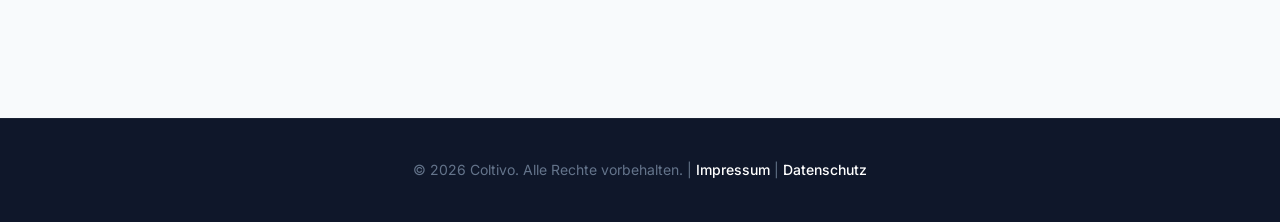
<file: impressum.html>
<!DOCTYPE html>
<html lang="de">
<head>
    <meta charset="UTF-8">
    <meta name="viewport" content="width=device-width, initial-scale=1.0">
    <title>Impressum - Coltivo</title>
    <meta name="description" content="Rechtliche Informationen und Impressum für Coltivo.">
    <!-- Open Graph -->
    <meta property="og:type" content="website">
    <meta property="og:title" content="Impressum - Coltivo">
    <meta property="og:description" content="Rechtliche Informationen und Impressum für Coltivo.">
    <!-- Favicon -->
    <link rel="icon" href="data:image/svg+xml,<svg xmlns=%22http://www.w3.org/2000/svg%22 viewBox=%220 0 100 100%22><text y=%22.9em%22 font-size=%2290%22>📦</text></svg>">
    <link rel="stylesheet" href="styles.css">
    <script src="translations.js"></script>
    <style>
        .legal-container {
            max-width: 800px;
            margin: 0 auto;
            background: white;
            padding: 40px;
            border-radius: 16px;
            box-shadow: var(--card-shadow);
            border: 1px solid var(--border);
        }

        .legal-container h2 {
            color: var(--dark);
            margin: 30px 0 15px;
            font-size: 20px;
        }

        .legal-container h2:first-child {
            margin-top: 0;
        }

        .legal-container p {
            color: var(--text-muted);
            line-height: 1.8;
            margin-bottom: 15px;
            font-size: 15px;
        }

        .legal-container a {
            color: var(--secondary);
            text-decoration: none;
            font-weight: 500;
        }
        
        .legal-container a:hover {
            text-decoration: underline;
        }
    </style>
</head>
<body>
    <!-- NAVIGATION -->
    <nav>
        <div class="nav-container">
            <a href="index.html" class="logo">📦 Coltivo</a>
            <ul class="nav-links">
                <li><a href="index.html">Home</a></li>
                <li><a href="news.html">News</a></li>
                <li><a href="calculator.html">Pricing</a></li>
                <li><a href="demo.html">Demo</a></li>
                <li><a href="video.html">Tutorial</a></li>
                <li><a href="about.html" data-i18n="nav_about">Über mich</a></li>
                <li><a href="contact.html" data-i18n="nav_contact">Kontakt</a></li>
                <li>
                    <div class="lang-switcher">
                        <button class="lang-btn" data-lang="de" onclick="setLang('de')">DE</button>
                        <span class="lang-sep">|</span>
                        <button class="lang-btn" data-lang="en" onclick="setLang('en')">EN</button>
                        <span class="lang-sep">|</span>
                        <button class="lang-btn" data-lang="cs" onclick="setLang('cs')">CS</button>
                    </div>
                </li>
            </ul>
        </div>
    </nav>

    <div class="container">
        <h2 class="section-title">Impressum</h2>

        <div class="legal-container">
            <h2>Angaben gemäß § 5 TMG</h2>
            <p>
                Lubos Novy<br>
                Augsburg, Deutschland<br>
            </p>

            <h2>Kontakt</h2>
            <p>
                E-Mail: <a href="mailto:hello@coltivo.de">hello@coltivo.de</a>
            </p>

            <h2>Umsatzsteuer-ID</h2>
            <p>
                Umsatzsteuer-Identifikationsnummer gemäß § 27 a Umsatzsteuergesetz:<br>
                [wird aktualisiert]
            </p>

            <h2>Verantwortlich für den Inhalt nach § 55 Abs. 2 RStV</h2>
            <p>
                Lubos Novy<br>
                Augsburg, Deutschland
            </p>

            <h2>Streitschlichtung</h2>
            <p>
                Die Europäische Kommission stellt eine Plattform zur Online-Streitbeilegung (OS) bereit:
                <a href="https://ec.europa.eu/consumers/odr/" target="_blank" rel="noopener noreferrer">https://ec.europa.eu/consumers/odr/</a>
            </p>
            <p>
                Wir sind nicht bereit oder verpflichtet, an Streitbeilegungsverfahren vor einer
                Verbraucherschlichtungsstelle teilzunehmen.
            </p>

            <h2>Haftung für Inhalte</h2>
            <p>
                Als Diensteanbieter sind wir gemäß § 7 Abs.1 TMG für eigene Inhalte auf diesen Seiten nach den
                allgemeinen Gesetzen verantwortlich. Nach §§ 8 bis 10 TMG sind wir als Diensteanbieter jedoch nicht
                verpflichtet, übermittelte oder gespeicherte fremde Informationen zu überwachen oder nach Umständen
                zu forschen, die auf eine rechtswidrige Tätigkeit hinweisen.
            </p>

            <h2>Haftung für Links</h2>
            <p>
                Unser Angebot enthält Links zu externen Websites Dritter, auf deren Inhalte wir keinen Einfluss haben.
                Deshalb können wir für diese fremden Inhalte auch keine Gewähr übernehmen. Für die Inhalte der
                verlinkten Seiten ist stets der jeweilige Anbieter oder Betreiber der Seiten verantwortlich.
            </p>

            <h2>Urheberrecht</h2>
            <p>
                Die durch die Seitenbetreiber erstellten Inhalte und Werke auf diesen Seiten unterliegen dem deutschen
                Urheberrecht. Die Vervielfältigung, Bearbeitung, Verbreitung und jede Art der Verwertung außerhalb der
                Grenzen des Urheberrechtes bedürfen der schriftlichen Zustimmung des jeweiligen Autors bzw. Erstellers.
            </p>
        </div>
    </div>

    <!-- FOOTER -->
    <footer>
        <p>&copy; 2026 Coltivo. Alle Rechte vorbehalten. | <a href="impressum.html">Impressum</a> | <a href="datenschutz.html">Datenschutz</a></p>
    </footer>

    <script src="script.js"></script>
</body>
</html>
</file>
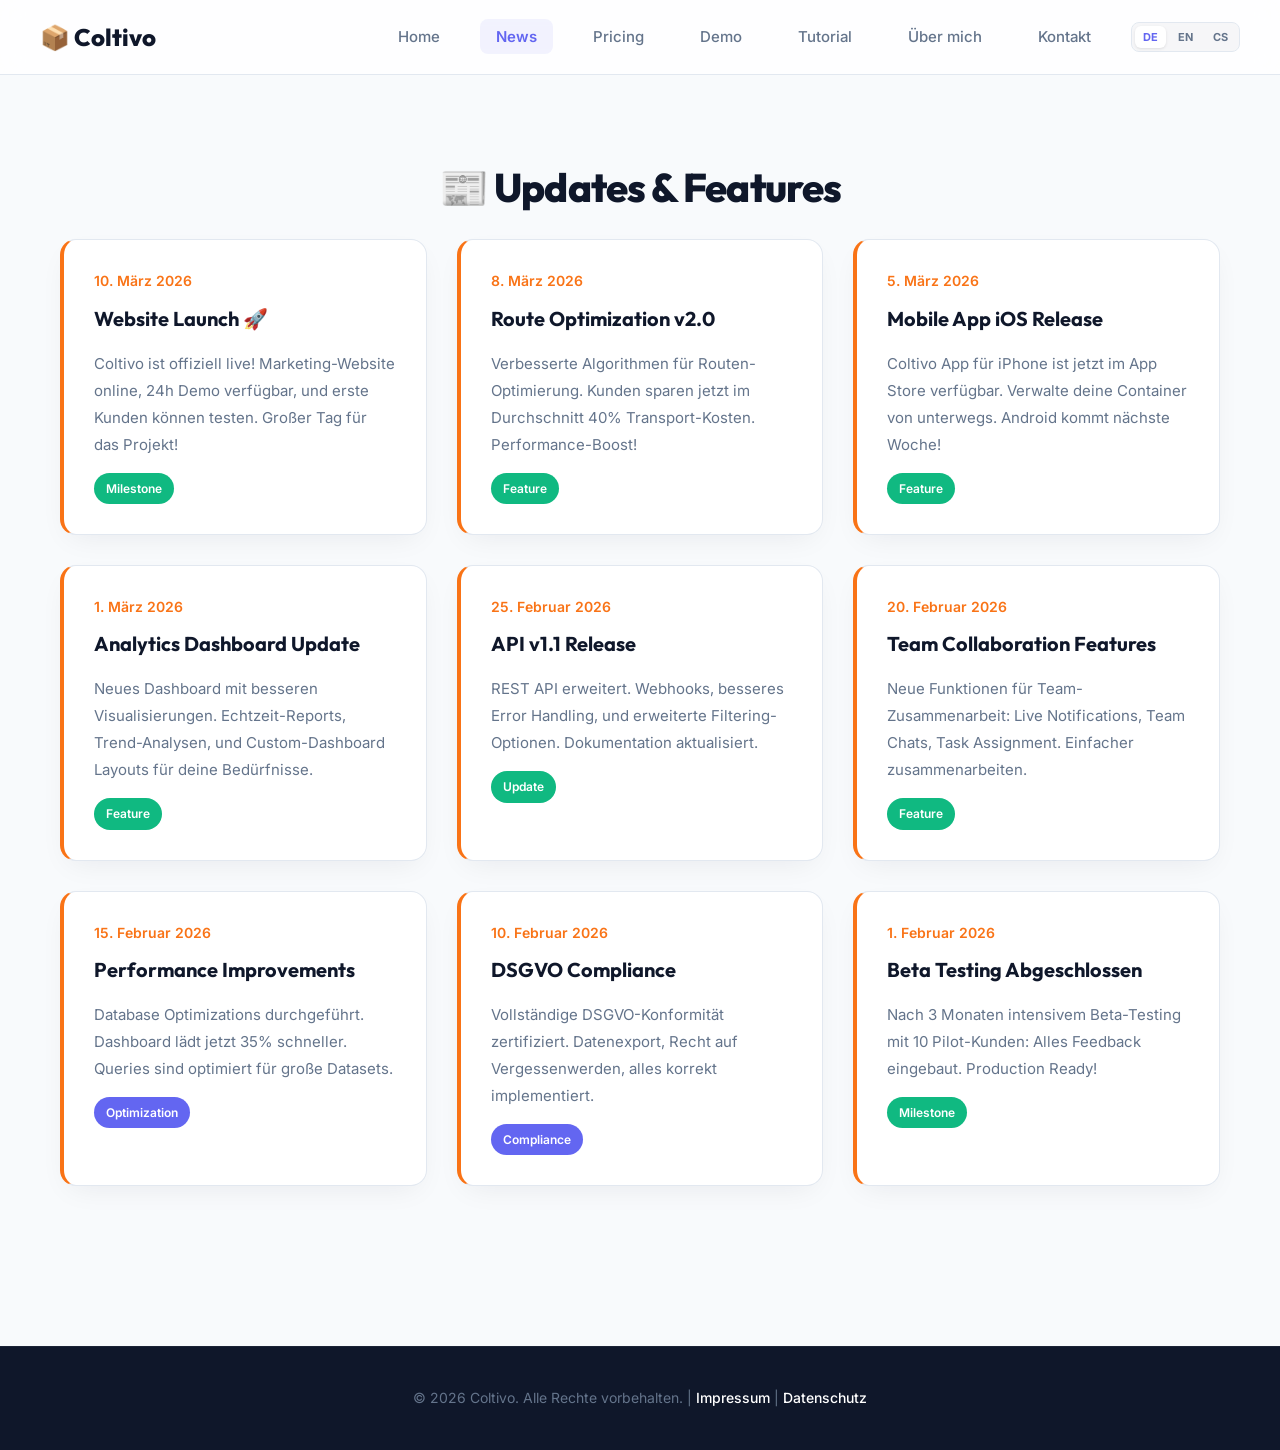
<file: news.html>
<!DOCTYPE html>
<html lang="de">
<head>
    <meta charset="UTF-8">
    <meta name="viewport" content="width=device-width, initial-scale=1.0">
    <title>News & Updates - Coltivo</title>
    <meta name="description" content="Erfahren Sie das Neueste über Coltivo: Neue Features, API-Updates und Verbesserungen.">
    <!-- Open Graph -->
    <meta property="og:type" content="website">
    <meta property="og:title" content="News & Updates - Coltivo">
    <meta property="og:description" content="Erfahren Sie das Neueste über Coltivo: Neue Features, API-Updates und Verbesserungen.">
    <!-- Favicon -->
    <link rel="icon" href="data:image/svg+xml,<svg xmlns=%22http://www.w3.org/2000/svg%22 viewBox=%220 0 100 100%22><text y=%22.9em%22 font-size=%2290%22>📦</text></svg>">
    <link rel="stylesheet" href="styles.css">
    <script src="translations.js"></script>
    <style>
        .news-grid {
            display: grid;
            grid-template-columns: repeat(auto-fit, minmax(320px, 1fr));
            gap: 30px;
        }

        .news-card {
            background: white;
            border-radius: 16px;
            padding: 30px;
            box-shadow: var(--card-shadow);
            transition: all 0.3s cubic-bezier(0.16, 1, 0.3, 1);
            border-left: 4px solid var(--accent);
            animation: fadeIn 0.6s cubic-bezier(0.16, 1, 0.3, 1);
            border-top: 1px solid var(--border);
            border-right: 1px solid var(--border);
            border-bottom: 1px solid var(--border);
        }

        .news-card:hover {
            transform: translateY(-5px);
            box-shadow: var(--hover-shadow);
            border-color: rgba(99, 102, 241, 0.2);
        }

        .news-date {
            color: var(--accent);
            font-weight: 600;
            margin-bottom: 10px;
            font-size: 14px;
        }

        .news-card h3 {
            color: var(--dark);
            margin-bottom: 15px;
            font-size: 20px;
        }

        .news-card p {
            color: var(--text-muted);
            line-height: 1.8;
            font-size: 15px;
        }

        .badge {
            display: inline-block;
            padding: 6px 12px;
            background: var(--accent);
            color: white;
            border-radius: 20px;
            font-size: 12px;
            margin-top: 15px;
            font-weight: 600;
        }

        .badge.feature {
            background: var(--primary);
        }

        .badge.bugfix {
            background: var(--secondary);
        }
    </style>
</head>
<body>
    <!-- NAVIGATION -->
    <nav>
        <div class="nav-container">
            <a href="index.html" class="logo">📦 Coltivo</a>
            <ul class="nav-links">
                <li><a href="index.html">Home</a></li>
                <li><a href="news.html" class="active">News</a></li>
                <li><a href="calculator.html">Pricing</a></li>
                <li><a href="demo.html">Demo</a></li>
                <li><a href="video.html">Tutorial</a></li>
                <li><a href="about.html" data-i18n="nav_about">Über mich</a></li>
                <li><a href="contact.html" data-i18n="nav_contact">Kontakt</a></li>
                <li>
                    <div class="lang-switcher">
                        <button class="lang-btn" data-lang="de" onclick="setLang('de')">DE</button>
                        <span class="lang-sep">|</span>
                        <button class="lang-btn" data-lang="en" onclick="setLang('en')">EN</button>
                        <span class="lang-sep">|</span>
                        <button class="lang-btn" data-lang="cs" onclick="setLang('cs')">CS</button>
                    </div>
                </li>
            </ul>
        </div>
    </nav>

    <!-- NEWS SECTION -->
    <div class="container">
        <h2 class="section-title" data-i18n="news_title">📰 Updates & Features</h2>

        <div class="news-grid">
            <div class="news-card">
                <div class="news-date" data-i18n="news_date1">10. März 2026</div>
                <h3 data-i18n="news_item1_title">Website Launch 🚀</h3>
                <p data-i18n="news_item1_body">Coltivo ist offiziell live! Marketing-Website online, 24h Demo verfügbar, und erste Kunden können testen. Großer Tag für das Projekt!</p>
                <span class="badge feature">Milestone</span>
            </div>

            <div class="news-card">
                <div class="news-date" data-i18n="news_date2">8. März 2026</div>
                <h3 data-i18n="news_item2_title">Route Optimization v2.0</h3>
                <p data-i18n="news_item2_body">Verbesserte Algorithmen für Routen-Optimierung. Kunden sparen jetzt im Durchschnitt 40% Transport-Kosten. Performance-Boost!</p>
                <span class="badge feature">Feature</span>
            </div>

            <div class="news-card">
                <div class="news-date" data-i18n="news_date3">5. März 2026</div>
                <h3 data-i18n="news_item3_title">Mobile App iOS Release</h3>
                <p data-i18n="news_item3_body">Coltivo App für iPhone ist jetzt im App Store verfügbar. Verwalte deine Container von unterwegs. Android kommt nächste Woche!</p>
                <span class="badge feature">Feature</span>
            </div>

            <div class="news-card">
                <div class="news-date" data-i18n="news_date4">1. März 2026</div>
                <h3 data-i18n="news_item4_title">Analytics Dashboard Update</h3>
                <p data-i18n="news_item4_body">Neues Dashboard mit besseren Visualisierungen. Echtzeit-Reports, Trend-Analysen, und Custom-Dashboard Layouts für deine Bedürfnisse.</p>
                <span class="badge feature">Feature</span>
            </div>

            <div class="news-card">
                <div class="news-date" data-i18n="news_date5">25. Februar 2026</div>
                <h3 data-i18n="news_item5_title">API v1.1 Release</h3>
                <p data-i18n="news_item5_body">REST API erweitert. Webhooks, besseres Error Handling, und erweiterte Filtering-Optionen. Dokumentation aktualisiert.</p>
                <span class="badge feature">Update</span>
            </div>

            <div class="news-card">
                <div class="news-date" data-i18n="news_date6">20. Februar 2026</div>
                <h3 data-i18n="news_item6_title">Team Collaboration Features</h3>
                <p data-i18n="news_item6_body">Neue Funktionen für Team-Zusammenarbeit: Live Notifications, Team Chats, Task Assignment. Einfacher zusammenarbeiten.</p>
                <span class="badge feature">Feature</span>
            </div>

            <div class="news-card">
                <div class="news-date" data-i18n="news_date7">15. Februar 2026</div>
                <h3 data-i18n="news_item7_title">Performance Improvements</h3>
                <p data-i18n="news_item7_body">Database Optimizations durchgeführt. Dashboard lädt jetzt 35% schneller. Queries sind optimiert für große Datasets.</p>
                <span class="badge bugfix">Optimization</span>
            </div>

            <div class="news-card">
                <div class="news-date" data-i18n="news_date8">10. Februar 2026</div>
                <h3 data-i18n="news_item8_title">DSGVO Compliance</h3>
                <p data-i18n="news_item8_body">Vollständige DSGVO-Konformität zertifiziert. Datenexport, Recht auf Vergessenwerden, alles korrekt implementiert.</p>
                <span class="badge bugfix">Compliance</span>
            </div>

            <div class="news-card">
                <div class="news-date" data-i18n="news_date9">1. Februar 2026</div>
                <h3 data-i18n="news_item9_title">Beta Testing Abgeschlossen</h3>
                <p data-i18n="news_item9_body">Nach 3 Monaten intensivem Beta-Testing mit 10 Pilot-Kunden: Alles Feedback eingebaut. Production Ready!</p>
                <span class="badge feature">Milestone</span>
            </div>
        </div>
    </div>

    <!-- FOOTER -->
    <footer>
        <p><span data-i18n="footer_copy">&copy; 2026 Coltivo. Alle Rechte vorbehalten.</span> | <a href="impressum.html" data-i18n="footer_imprint">Impressum</a> | <a href="datenschutz.html" data-i18n="footer_privacy">Datenschutz</a></p>
    </footer>

    <script src="script.js"></script>
</body>
</html>
</file>
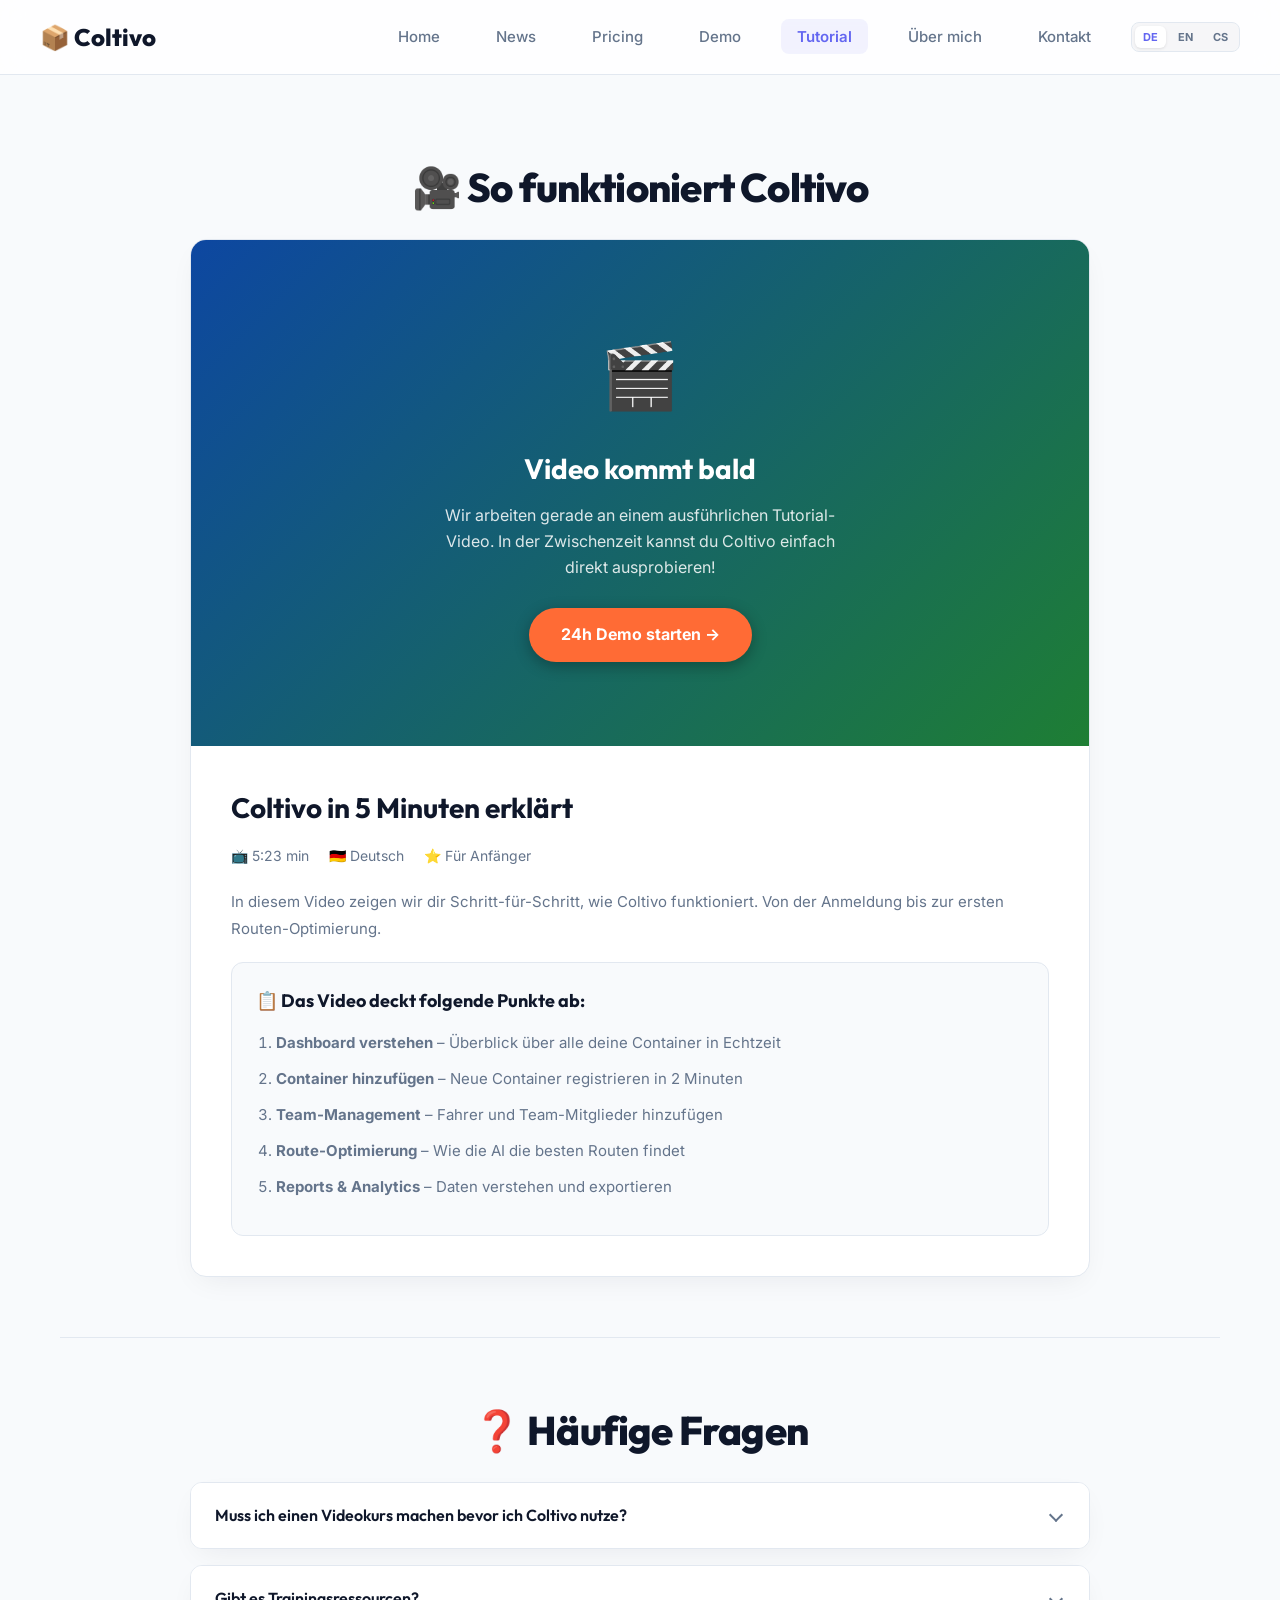
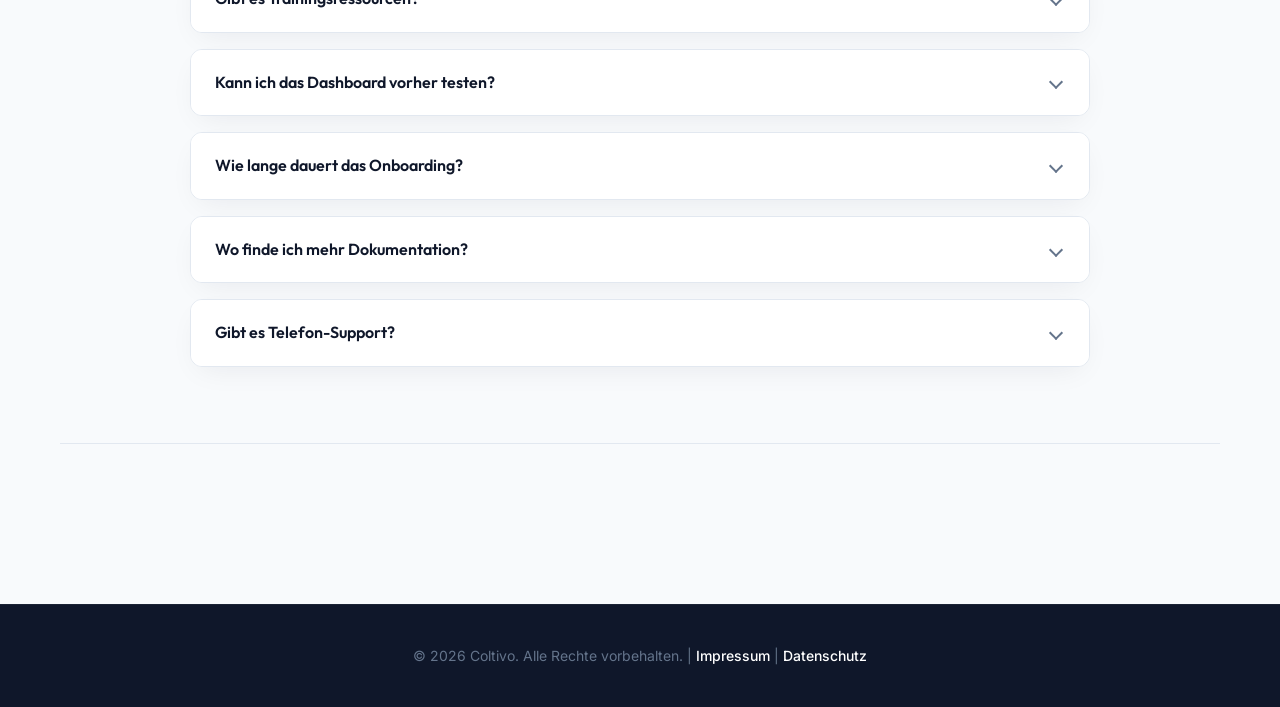
<file: video.html>
<!DOCTYPE html>
<html lang="de">
<head>
    <meta charset="UTF-8">
    <meta name="viewport" content="width=device-width, initial-scale=1.0">
    <title>Video Tutorial - Coltivo</title>
    <meta name="description" content="Erfahren Sie in unserem 5-Minuten-Video, wie einfach Sie mit Coltivo starten und Routen optimieren.">
    <!-- Open Graph -->
    <meta property="og:type" content="website">
    <meta property="og:title" content="Video Tutorial - Coltivo">
    <meta property="og:description" content="Erfahren Sie in unserem 5-Minuten-Video, wie einfach Sie mit Coltivo starten und Routen optimieren.">
    <!-- Favicon -->
    <link rel="icon" href="data:image/svg+xml,<svg xmlns=%22http://www.w3.org/2000/svg%22 viewBox=%220 0 100 100%22><text y=%22.9em%22 font-size=%2290%22>📦</text></svg>">
    <link rel="stylesheet" href="styles.css">
    <script src="translations.js"></script>
    <style>
        .video-container {
            max-width: 900px;
            margin: 0 auto;
            background: white;
            border-radius: 16px;
            overflow: hidden;
            box-shadow: var(--card-shadow);
            border: 1px solid var(--border);
        }

        .video-player {
            position: relative;
            width: 100%;
            padding-bottom: 56.25%;
            height: 0;
            overflow: hidden;
            background: #000;
        }

        .video-player iframe {
            position: absolute;
            top: 0;
            left: 0;
            width: 100%;
            height: 100%;
            border: none;
        }

        .video-info {
            padding: 40px;
        }

        .video-info h2 {
            color: var(--dark);
            margin-bottom: 15px;
            font-size: 28px;
        }

        .video-meta {
            color: var(--text-muted);
            font-size: 14px;
            margin-bottom: 20px;
            display: flex;
            gap: 20px;
        }

        .video-meta span {
            display: flex;
            align-items: center;
            gap: 5px;
        }

        .video-info p {
            color: var(--text-muted);
            line-height: 1.8;
            margin-bottom: 20px;
            font-size: 15px;
        }

        .video-steps {
            background: var(--light);
            border: 1px solid var(--border);
            padding: 24px;
            border-radius: 12px;
            margin-top: 20px;
        }

        .video-steps h3 {
            color: var(--dark);
            margin-bottom: 15px;
            font-size: 18px;
        }

        .video-steps ol {
            margin-left: 20px;
            color: var(--text-muted);
            font-size: 15px;
        }

        .video-steps li {
            margin-bottom: 12px;
            line-height: 1.6;
        }

        .faq-section {
            background: var(--light);
            border-top: 1px solid var(--border);
            border-bottom: 1px solid var(--border);
            padding: 60px 20px;
            margin-top: 60px;
        }
    </style>
</head>
<body>
    <!-- NAVIGATION -->
    <nav>
        <div class="nav-container">
            <a href="index.html" class="logo">📦 Coltivo</a>
            <ul class="nav-links">
                <li><a href="index.html">Home</a></li>
                <li><a href="news.html">News</a></li>
                <li><a href="calculator.html">Pricing</a></li>
                <li><a href="demo.html">Demo</a></li>
                <li><a href="video.html" class="active">Tutorial</a></li>
                <li><a href="about.html" data-i18n="nav_about">Über mich</a></li>
                <li><a href="contact.html" data-i18n="nav_contact">Kontakt</a></li>
                <li>
                    <div class="lang-switcher">
                        <button class="lang-btn" data-lang="de" onclick="setLang('de')">DE</button>
                        <span class="lang-sep">|</span>
                        <button class="lang-btn" data-lang="en" onclick="setLang('en')">EN</button>
                        <span class="lang-sep">|</span>
                        <button class="lang-btn" data-lang="cs" onclick="setLang('cs')">CS</button>
                    </div>
                </li>
            </ul>
        </div>
    </nav>

    <!-- VIDEO SECTION -->
    <div class="container">
        <h2 class="section-title" data-i18n="video_title">🎥 So funktioniert Coltivo</h2>

        <div class="video-container">
            <div class="video-player" style="background: linear-gradient(135deg, #0d47a1, #1e7e34);">
                <div style="position:absolute;inset:0;display:flex;flex-direction:column;align-items:center;justify-content:center;color:white;text-align:center;padding:40px;">
                    <div style="font-size:64px;margin-bottom:20px;">🎬</div>
                    <h3 style="font-size:28px;margin:0 0 12px;font-weight:700;" data-i18n="video_coming_soon_title">Video kommt bald</h3>
                    <p style="font-size:16px;opacity:0.85;max-width:420px;line-height:1.6;margin:0 0 28px;" data-i18n="video_coming_soon_body">Wir arbeiten gerade an einem ausführlichen Tutorial-Video. In der Zwischenzeit kannst du Coltivo einfach direkt ausprobieren!</p>
                    <a href="demo.html" style="background:#ff6b35;color:white;padding:14px 32px;border-radius:50px;text-decoration:none;font-weight:700;font-size:16px;box-shadow:0 4px 15px rgba(0,0,0,0.3);" data-i18n="video_coming_soon_btn">24h Demo starten →</a>
                </div>
            </div>

            <div class="video-info">
                <h2 data-i18n="video_info_title">Coltivo in 5 Minuten erklärt</h2>

                <div class="video-meta">
                    <span>📺 5:23 min</span>
                    <span data-i18n="video_meta_lang">🇩🇪 Deutsch</span>
                    <span data-i18n="video_meta_level">⭐ Für Anfänger</span>
                </div>

                <p data-i18n="video_info_desc">In diesem Video zeigen wir dir Schritt-für-Schritt, wie Coltivo funktioniert. Von der Anmeldung bis zur ersten Routen-Optimierung.</p>

                <div class="video-steps">
                    <h3 data-i18n="video_steps_title">📋 Das Video deckt folgende Punkte ab:</h3>
                    <ol>
                        <li data-i18n-html="video_step1"><strong>Dashboard verstehen</strong> - Überblick über alle deine Container in Echtzeit</li>
                        <li data-i18n-html="video_step2"><strong>Container hinzufügen</strong> - Neue Container registrieren in 2 Minuten</li>
                        <li data-i18n-html="video_step3"><strong>Team-Management</strong> - Fahrer und Team-Mitglieder hinzufügen</li>
                        <li data-i18n-html="video_step4"><strong>Route-Optimierung</strong> - Wie die AI die besten Routen findet</li>
                        <li data-i18n-html="video_step5"><strong>Reports & Analytics</strong> - Daten verstehen und exportieren</li>
                    </ol>
                </div>
            </div>
        </div>

        <!-- FAQ SECTION -->
        <div class="faq-section">
            <div style="max-width: 900px; margin: 0 auto;">
                <h2 class="section-title" data-i18n="video_faq_title">❓ Häufige Fragen</h2>

                <div class="faq-item">
                    <h4 onclick="toggleFaq(this)" data-i18n="video_faq1_q">Muss ich einen Videokurs machen bevor ich Coltivo nutze?</h4>
                    <div class="faq-answer" data-i18n="video_faq1_a">
                        Nein! Die Software ist intuitiv designed. Das Video ist optional für schnelle Orientierung. Die meisten Nutzer verstehen sie direkt.
                    </div>
                </div>

                <div class="faq-item">
                    <h4 onclick="toggleFaq(this)" data-i18n="video_faq2_q">Gibt es Trainingsressourcen?</h4>
                    <div class="faq-answer" data-i18n="video_faq2_a">
                        Ja! Neben dem Video: Dokumentation, FAQ, und direkter Support von mir. Ich antworte auf jede Frage persönlich.
                    </div>
                </div>

                <div class="faq-item">
                    <h4 onclick="toggleFaq(this)" data-i18n="video_faq3_q">Kann ich das Dashboard vorher testen?</h4>
                    <div class="faq-answer" data-i18n="video_faq3_a">
                        Ja! Mit der 24h Demo bekommst du vollen Zugriff auf das echte Dashboard mit Demo-Containern.
                    </div>
                </div>

                <div class="faq-item">
                    <h4 onclick="toggleFaq(this)" data-i18n="video_faq4_q">Wie lange dauert das Onboarding?</h4>
                    <div class="faq-answer" data-i18n="video_faq4_a">
                        Das hängt ab. Die meisten sind in 30-60 Minuten produktiv. Größere Teams können länger brauchen. Ich helfe gerne beim Setup.
                    </div>
                </div>

                <div class="faq-item">
                    <h4 onclick="toggleFaq(this)" data-i18n="video_faq5_q">Wo finde ich mehr Dokumentation?</h4>
                    <div class="faq-answer" data-i18n="video_faq5_a">
                        In deinem Dashboard gibt es eine komplette Dokumentation. Plus: API-Docs, Integration-Guides, und Video-Tutorials.
                    </div>
                </div>

                <div class="faq-item">
                    <h4 onclick="toggleFaq(this)" data-i18n="video_faq6_q">Gibt es Telefon-Support?</h4>
                    <div class="faq-answer" data-i18n="video_faq6_a">
                        Nicht offiziell, aber: Du kannst mich direkt anschreiben und bekommst schnelle Antwort. Oft schneller als Telefon!
                    </div>
                </div>
            </div>
        </div>
    </div>

    <!-- FOOTER -->
    <footer>
        <p><span data-i18n="footer_copy">&copy; 2026 Coltivo. Alle Rechte vorbehalten.</span> | <a href="impressum.html" data-i18n="footer_imprint">Impressum</a> | <a href="datenschutz.html" data-i18n="footer_privacy">Datenschutz</a></p>
    </footer>

    <script src="script.js"></script>
</body>
</html>
</file>
<file: styles.css>
@import url('https://fonts.googleapis.com/css2?family=Inter:wght@300;400;500;600;700&family=Outfit:wght@400;500;600;700;800&display=swap');

/* GLOBAL STYLES */
* {
    margin: 0;
    padding: 0;
    box-sizing: border-box;
}

:root {
    --primary: #10b981;       /* Emerald Green - Sustainable logistics vibe */
    --primary-hover: #059669;
    --secondary: #6366f1;     /* Indigo - Modern tech SaaS vibe */
    --secondary-hover: #4f46e5;
    --accent: #f97316;        /* Orange - High visibility CTA */
    --accent-hover: #ea580c;
    --dark: #0f172a;          /* Slate 900 - Premium dark text/bg */
    --dark-indigo: #1e1b4b;   /* Deep Indigo - Hero gradient start */
    --light: #f8fafc;         /* Slate 50 - Very clean light grey */
    --border: #e2e8f0;        /* Slate 200 - Soft borders */
    --text-muted: #64748b;    /* Slate 500 */
    --glass-bg: rgba(255, 255, 255, 0.7);
    --glass-border: rgba(255, 255, 255, 0.5);
    --card-shadow: 0 10px 30px -10px rgba(15, 23, 42, 0.08);
    --hover-shadow: 0 20px 40px -15px rgba(15, 23, 42, 0.12);
    --font-headings: 'Outfit', sans-serif;
    --font-body: 'Inter', sans-serif;
}

body {
    font-family: var(--font-body);
    color: var(--dark);
    background-color: var(--light);
    line-height: 1.6;
    overflow-x: hidden;
}

h1, h2, h3, h4, h5, h6 {
    font-family: var(--font-headings);
    font-weight: 700;
}

/* NAVIGATION */
nav {
    background: rgba(255, 255, 255, 0.8);
    backdrop-filter: blur(12px);
    -webkit-backdrop-filter: blur(12px);
    padding: 0 20px;
    position: sticky;
    top: 0;
    z-index: 100;
    border-bottom: 1px solid var(--border);
    transition: all 0.3s ease;
}

.nav-container {
    max-width: 1200px;
    margin: 0 auto;
    display: flex;
    justify-content: space-between;
    align-items: center;
    padding: 18px 0;
}

.logo {
    font-size: 24px;
    font-weight: 800;
    font-family: var(--font-headings);
    color: var(--dark);
    text-decoration: none;
    display: flex;
    align-items: center;
    gap: 8px;
    transition: transform 0.2s ease;
}

.logo:hover {
    transform: scale(1.02);
}

.nav-links {
    display: flex;
    list-style: none;
    gap: 24px;
    align-items: center;
}

.nav-links a {
    color: var(--text-muted);
    text-decoration: none;
    font-weight: 500;
    font-size: 15px;
    cursor: pointer;
    transition: all 0.2s ease;
    padding: 8px 16px;
    border-radius: 8px;
}

.nav-links a:hover {
    color: var(--dark);
    background: rgba(15, 23, 42, 0.04);
}

.nav-links a.active {
    color: var(--secondary);
    background: rgba(99, 102, 241, 0.08);
    font-weight: 600;
}

/* CONTAINER */
.container {
    max-width: 1200px;
    margin: 0 auto;
    padding: 80px 20px;
}

.section-title {
    font-size: 40px;
    font-weight: 800;
    margin-bottom: 20px;
    text-align: center;
    color: var(--dark);
    letter-spacing: -0.02em;
}

.section-subtitle {
    text-align: center;
    color: var(--text-muted);
    max-width: 650px;
    margin: 0 auto 50px;
    font-size: 18px;
}

/* BUTTONS */
.btn {
    display: inline-block;
    padding: 14px 36px;
    background-color: var(--accent);
    color: white;
    text-decoration: none;
    border-radius: 12px;
    font-size: 16px;
    font-weight: 600;
    border: none;
    cursor: pointer;
    transition: all 0.2s ease;
    box-shadow: 0 4px 14px rgba(249, 115, 22, 0.3);
    text-align: center;
}

.btn:hover {
    background-color: var(--accent-hover);
    transform: translateY(-2px);
    box-shadow: 0 6px 20px rgba(249, 115, 22, 0.4);
}

.btn:active {
    transform: translateY(0);
}

.btn-secondary {
    background-color: transparent;
    color: white;
    border: 2px solid rgba(255, 255, 255, 0.3);
    box-shadow: none;
    margin-left: 10px;
}

.btn-secondary:hover {
    background-color: rgba(255, 255, 255, 0.1);
    border-color: white;
    box-shadow: none;
}

/* FORMS */
.form-group {
    margin-bottom: 24px;
}

.form-group label {
    display: block;
    margin-bottom: 8px;
    font-weight: 500;
    font-size: 14px;
    color: var(--dark);
}

.form-group input,
.form-group select,
.form-group textarea {
    width: 100%;
    padding: 12px 16px;
    border: 1px solid var(--border);
    background-color: var(--light);
    border-radius: 10px;
    font-size: 15px;
    color: var(--dark);
    transition: all 0.2s ease;
    font-family: var(--font-body);
}

.form-group input:focus,
.form-group select:focus,
.form-group textarea:focus {
    outline: none;
    border-color: var(--secondary);
    background-color: white;
    box-shadow: 0 0 0 4px rgba(99, 102, 241, 0.12);
}

.form-group textarea {
    resize: vertical;
}

/* FOOTER */
footer {
    background: var(--dark);
    color: var(--text-muted);
    text-align: center;
    padding: 40px 20px;
    margin-top: 80px;
    border-top: 1px solid rgba(255, 255, 255, 0.05);
    font-size: 14px;
}

footer a {
    color: white;
    text-decoration: none;
    font-weight: 500;
    transition: color 0.2s ease;
}

footer a:hover {
    color: var(--primary);
}

/* ANIMATIONS */
@keyframes fadeIn {
    from { opacity: 0; transform: translateY(10px); }
    to { opacity: 1; transform: translateY(0); }
}

@keyframes slideIn {
    from { opacity: 0; transform: translateY(-10px); }
    to { opacity: 1; transform: translateY(0); }
}

/* SUCCESS MESSAGE */
.success-message {
    background: rgba(16, 185, 129, 0.06);
    border: 1px solid rgba(16, 185, 129, 0.3);
    color: #065f46;
    padding: 24px;
    border-radius: 12px;
    text-align: center;
    display: none;
    margin-bottom: 24px;
    animation: slideIn 0.3s cubic-bezier(0.16, 1, 0.3, 1);
}

.success-message.show {
    display: block;
}

.success-message h3,
.success-message h4 {
    margin-bottom: 8px;
    color: #065f46;
    font-size: 18px;
}

/* FAQ Accordion */
.faq-item {
    background: white;
    padding: 0;
    border-radius: 12px;
    margin-bottom: 16px;
    box-shadow: var(--card-shadow);
    border: 1px solid var(--border);
    overflow: hidden;
    transition: all 0.3s ease;
}

.faq-item h4 {
    color: var(--dark);
    padding: 20px 24px;
    cursor: pointer;
    display: flex;
    justify-content: space-between;
    align-items: center;
    font-weight: 600;
    font-size: 16px;
    margin: 0;
    background: white;
    transition: background-color 0.2s ease;
}

.faq-item h4:hover {
    background-color: var(--light);
}

.faq-item h4::after {
    content: '';
    display: inline-block;
    width: 8px;
    height: 8px;
    border-right: 2px solid var(--text-muted);
    border-bottom: 2px solid var(--text-muted);
    transform: rotate(45deg);
    transition: transform 0.3s cubic-bezier(0.16, 1, 0.3, 1);
    margin-right: 4px;
}

.faq-item h4.open {
    color: var(--secondary);
}

.faq-item h4.open::after {
    transform: rotate(-135deg);
    border-color: var(--secondary);
}

.faq-answer {
    color: var(--text-muted);
    line-height: 1.7;
    display: none;
    padding: 0 24px 20px;
    background: white;
    font-size: 15px;
    animation: slideIn 0.25s ease-out;
}

.faq-answer.show {
    display: block;
}

/* LANGUAGE SWITCHER */
.lang-switcher {
    display: flex;
    align-items: center;
    gap: 4px;
    background: rgba(15, 23, 42, 0.03);
    padding: 3px;
    border-radius: 8px;
    border: 1px solid var(--border);
}

.lang-btn {
    background: none;
    border: none;
    cursor: pointer;
    font-size: 11px;
    font-weight: 700;
    color: var(--text-muted);
    padding: 4px 8px;
    border-radius: 6px;
    transition: all 0.2s ease;
    font-family: var(--font-body);
}

.lang-btn:hover {
    color: var(--dark);
}

.lang-btn.active {
    color: var(--secondary);
    background: white;
    box-shadow: 0 1px 3px rgba(0,0,0,0.1);
}

.lang-sep {
    display: none; /* Removed separators for cleaner modern visual aesthetics */
}

/* RESPONSIVE */
@media (max-width: 768px) {
    .nav-container {
        flex-direction: column;
        gap: 16px;
        padding: 14px 0;
    }

    .nav-links {
        gap: 8px;
        flex-wrap: wrap;
        justify-content: center;
        width: 100%;
    }

    .nav-links a {
        padding: 6px 10px;
        font-size: 13px;
    }

    .section-title {
        font-size: 30px;
    }

    .container {
        padding: 40px 16px;
    }

    .btn {
        padding: 12px 28px;
        font-size: 15px;
        width: 100%;
    }
    
    .btn-secondary {
        margin-left: 0;
        margin-top: 12px;
    }
}
</file>
